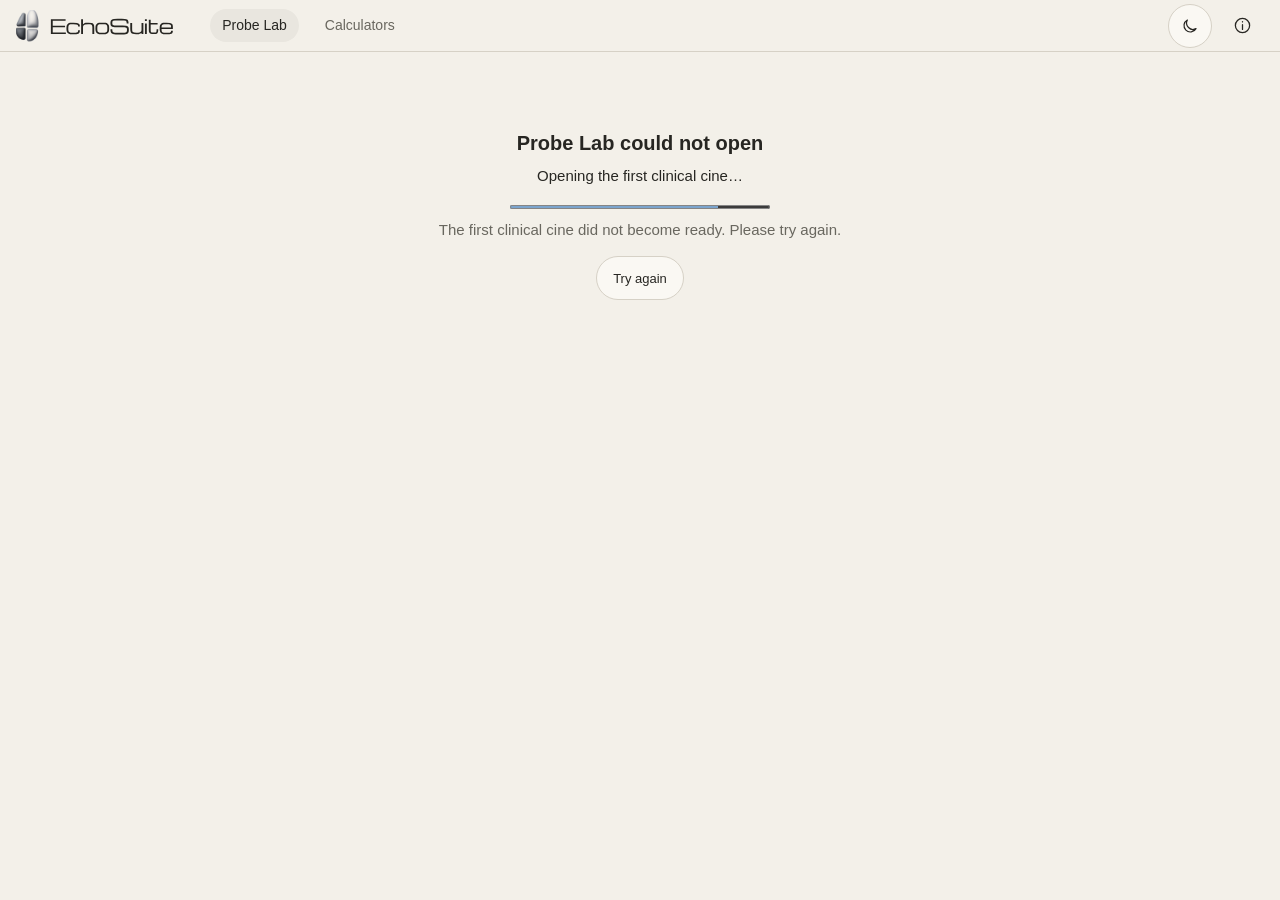
<file: index.html>
<!doctype html>
<html lang="en">
  <head>
    <script>if('DecompressionStream' in globalThis && 'WebAssembly' in globalThis){const source=new URL('./assets/anatomy.bin',document.baseURI);source.searchParams.set('__v',"01d19093a293713f080f");const begin=()=>{const link=document.createElement('link');link.rel='preload';link.as='fetch';link.crossOrigin='anonymous';link.href=new URL('./assets/anatomy.bin.mesh.gz?__v=01d19093a293713f080f',document.baseURI).href;document.head.append(link)};Promise.resolve().then(()=>caches.open('echosuite-assets-v2')).then(cache=>cache.match(source.href)).then(hit=>{if(!hit)begin()},begin)}</script>

  <link rel="icon" type="image/x-icon" sizes="16x16 32x32" href="./echosuite-favicon-v4.ico" />
  <link rel="icon" type="image/png" sizes="32x32" href="./echosuite-favicon-v4.png" />
    <meta charset="utf-8" />
    <meta name="viewport" content="width=device-width,initial-scale=1" />
    <meta name="theme-color" content="#f3f0e9" />
    <meta name="color-scheme" content="light dark" />
    <meta
      name="description"
      content="Explore EchoSuite's 3D probe lab in your browser."
    />
    <title>EchoSuite - Probe Lab</title>
    <script>
      let savedTheme;
      try { savedTheme = localStorage.getItem('echosuite.web.appearance'); } catch {}
      const initialTheme = savedTheme === 'light' || savedTheme === 'dark'
        ? savedTheme : matchMedia('(prefers-color-scheme: dark)').matches ? 'dark' : 'light';
      document.documentElement.dataset.theme = initialTheme;
      document.documentElement.style.colorScheme = initialTheme;
      document.querySelector('meta[name="theme-color"]').content = initialTheme === 'dark' ? '#1f1f26' : '#f3f0e9';
    </script>
    <link rel="canonical" href="https://echosuite.app/" />
    <meta property="og:type" content="website" />
    <meta property="og:site_name" content="EchoSuite" />
    <meta property="og:title" content="EchoSuite · Probe Lab" />
    <meta property="og:description" content="Explore EchoSuite's 3D probe lab in your browser." />
    <meta property="og:url" content="https://echosuite.app/" />
    <meta property="og:image" content="https://echosuite.app/assets/brand/probe-lab-share-v2.png" />
    <meta property="og:image:type" content="image/png" />
    <meta property="og:image:width" content="1200" />
    <meta property="og:image:height" content="630" />
    <meta property="og:image:alt" content="EchoSuite Probe Lab: 3D mannequin and probe beside the labeled parasternal long-axis clinical echo, with the EchoSuite logo." />
    <meta name="twitter:card" content="summary_large_image" />
    <meta name="twitter:title" content="EchoSuite · Probe Lab" />
    <meta name="twitter:description" content="Explore EchoSuite's 3D probe lab in your browser." />
    <meta name="twitter:image" content="https://echosuite.app/assets/brand/probe-lab-share-v2.png" />
    <meta name="twitter:image:alt" content="EchoSuite Probe Lab: 3D mannequin and probe beside the labeled parasternal long-axis clinical echo, with the EchoSuite logo." />
  <link rel="apple-touch-icon" sizes="180x180" href="./assets/brand/chambers-180-v2.png" />
  <link rel="manifest" href="./manifest.webmanifest" />
  <script type="module" crossorigin src="./assets/lab-C7NFkjEO.js"></script>
  <link rel="modulepreload" crossorigin href="./assets/register-cache-CsFe690y.js">
  <link rel="modulepreload" crossorigin href="./assets/cine-resources-C-vFoadl.js">
  <link rel="stylesheet" crossorigin href="./assets/register-cache-CzoCsr3s.css">
  <link rel="stylesheet" crossorigin href="./assets/lab-CZFsPJKo.css">
  <script async src="./assets/usage-analytics-1abdbefe.js"></script>
</head>
  <body>
    <a class="skip" href="#workspace">Skip to probe lab</a>
    <header class="site-header">
<a class="brand" href="./" aria-label="EchoSuite Probe Lab"><span class="chamber-mark" aria-hidden="true"><img src="[data-uri]" alt="" width="35" height="35" fetchpriority="high" decoding="sync" /></span><svg class="brand-wordmark" xmlns="http://www.w3.org/2000/svg" viewBox="0 0 12803.8 2912" width="125.037109" height="28.4375" aria-hidden="true" focusable="false"><path fill="currentColor" d="M192 2368V832H1700V992H384V1504H1645V1664H384V2208H1728V2368ZM2490.6 2390Q2297.6 2390 2162.6 2370.5Q2027.6 2351 1944.6 2290.5Q1861.6 2230 1823.6 2109.0Q1785.6 1988 1785.6 1786Q1785.6 1590 1823.6 1472.0Q1861.6 1354 1944.6 1294.0Q2027.6 1234 2162.6 1214.0Q2297.6 1194 2490.6 1194Q2721.6 1194 2871.1 1220.5Q3020.6 1247 3092.6 1329.0Q3164.6 1411 3164.6 1579H2980.6Q2980.6 1482 2940.6 1434.0Q2900.6 1386 2794.6 1370.0Q2688.6 1354 2490.6 1354Q2312.6 1354 2208.6 1369.0Q2104.6 1384 2055.6 1427.5Q2006.6 1471 1992.1 1557.0Q1977.6 1643 1977.6 1786Q1977.6 1934 1992.1 2023.0Q2006.6 2112 2055.6 2156.5Q2104.6 2201 2208.6 2215.5Q2312.6 2230 2490.6 2230Q2641.6 2230 2737.6 2221.5Q2833.6 2213 2886.6 2187.5Q2939.6 2162 2960.1 2113.5Q2980.6 2065 2980.6 1984H3164.6Q3164.6 2118 3124.6 2199.0Q3084.6 2280 3002.6 2321.0Q2920.6 2362 2793.1 2376.0Q2665.6 2390 2490.6 2390ZM3290.2 2368V832H3482.2V1369Q3525.2 1311 3588.7 1272.0Q3652.2 1233 3758.7 1213.5Q3865.2 1194 4038.2 1194Q4264.2 1194 4394.7 1238.0Q4525.2 1282 4580.2 1395.0Q4635.2 1508 4635.2 1715V2368H4442.2V1715Q4442.2 1597 4422.2 1525.0Q4402.2 1453 4353.7 1416.0Q4305.2 1379 4220.2 1366.5Q4135.2 1354 4004.2 1354Q3804.2 1354 3690.2 1387.0Q3576.2 1420 3529.2 1490.5Q3482.2 1561 3482.2 1674V2368ZM5459.799999999999 2390Q5266.799999999999 2390 5131.799999999999 2370.5Q4996.799999999999 2351 4913.799999999999 2290.5Q4830.799999999999 2230 4792.799999999999 2109.0Q4754.799999999999 1988 4754.799999999999 1786Q4754.799999999999 1590 4792.799999999999 1472.0Q4830.799999999999 1354 4913.799999999999 1294.0Q4996.799999999999 1234 5131.799999999999 1214.0Q5266.799999999999 1194 5459.799999999999 1194Q5653.799999999999 1194 5788.299999999999 1214.0Q5922.799999999999 1234 6005.799999999999 1294.0Q6088.799999999999 1354 6126.799999999999 1472.0Q6164.799999999999 1590 6164.799999999999 1786Q6164.799999999999 1988 6126.799999999999 2109.0Q6088.799999999999 2230 6005.799999999999 2290.5Q5922.799999999999 2351 5788.299999999999 2370.5Q5653.799999999999 2390 5459.799999999999 2390ZM5972.799999999999 1786Q5972.799999999999 1643 5958.299999999999 1557.0Q5943.799999999999 1471 5894.799999999999 1427.5Q5845.799999999999 1384 5742.299999999999 1369.0Q5638.799999999999 1354 5459.799999999999 1354Q5281.799999999999 1354 5177.799999999999 1369.0Q5073.799999999999 1384 5024.799999999999 1427.5Q4975.799999999999 1471 4961.299999999999 1557.0Q4946.799999999999 1643 4946.799999999999 1786Q4946.799999999999 1934 4961.299999999999 2023.0Q4975.799999999999 2112 5024.799999999999 2156.5Q5073.799999999999 2201 5177.799999999999 2215.5Q5281.799999999999 2230 5459.799999999999 2230Q5638.799999999999 2230 5742.299999999999 2215.5Q5845.799999999999 2201 5894.799999999999 2156.5Q5943.799999999999 2112 5958.299999999999 2023.0Q5972.799999999999 1934 5972.799999999999 1786ZM7985.4 1924Q7985.4 1835 7971.4 1784.0Q7957.4 1733 7908.4 1708.5Q7859.4 1684 7756.4 1676.5Q7653.4 1669 7474.4 1666L6918.4 1658Q6712.4 1655 6587.4 1633.0Q6462.4 1611 6398.4 1563.5Q6334.4 1516 6312.9 1436.0Q6291.4 1356 6291.4 1236Q6291.4 1105 6320.9 1020.0Q6350.4 935 6427.9 887.0Q6505.4 839 6647.4 819.5Q6789.4 800 7014.4 800H7442.4Q7646.4 800 7782.4 813.0Q7918.4 826 7998.4 873.0Q8078.4 920 8112.9 1019.0Q8147.4 1118 8147.4 1291H7955.4Q7955.4 1157 7929.9 1088.5Q7904.4 1020 7845.9 995.0Q7787.4 970 7688.4 968.0Q7589.4 966 7442.4 966H7024.4Q6845.4 966 6737.9 973.0Q6630.4 980 6575.4 1005.0Q6520.4 1030 6501.9 1085.0Q6483.4 1140 6483.4 1236Q6483.4 1317 6496.4 1366.0Q6509.4 1415 6554.9 1440.5Q6600.4 1466 6695.4 1475.5Q6790.4 1485 6954.4 1487L7550.4 1495Q7760.4 1498 7885.9 1519.5Q8011.4 1541 8073.9 1589.0Q8136.4 1637 8156.9 1718.5Q8177.4 1800 8177.4 1924Q8177.4 2059 8151.9 2150.5Q8126.4 2242 8053.4 2297.0Q7980.4 2352 7842.4 2376.0Q7704.4 2400 7479.4 2400H7011.4Q6806.4 2400 6667.4 2382.0Q6528.4 2364 6445.9 2309.5Q6363.4 2255 6327.4 2147.0Q6291.4 2039 6291.4 1859H6483.4Q6483.4 2000 6506.4 2077.0Q6529.4 2154 6586.9 2187.5Q6644.4 2221 6747.9 2227.5Q6851.4 2234 7011.4 2234H7469.4Q7648.4 2234 7752.4 2222.5Q7856.4 2211 7906.4 2178.5Q7956.4 2146 7970.9 2085.0Q7985.4 2024 7985.4 1924ZM8918.0 2390Q8692.0 2390 8562.0 2340.5Q8432.0 2291 8377.0 2174.5Q8322.0 2058 8322.0 1856V1216H8515.0V1856Q8515.0 1970 8533.5 2043.5Q8552.0 2117 8599.0 2157.5Q8646.0 2198 8731.5 2214.0Q8817.0 2230 8952.0 2230Q9152.0 2230 9266.0 2197.0Q9380.0 2164 9427.5 2093.5Q9475.0 2023 9475.0 1910V1216H9667.0V2368H9475.0V2215Q9433.0 2273 9369.0 2312.0Q9305.0 2351 9198.0 2370.5Q9091.0 2390 8918.0 2390ZM9824.6 2368V1280H10016.6V2368ZM9824.6 1024V832H10016.6V1024ZM10703.2 2368Q10527.2 2368 10421.2 2332.5Q10315.2 2297 10267.7 2206.5Q10220.2 2116 10220.2 1952V901H10412.2V1216H11121.2V1374H10412.2V1952Q10412.2 2064 10432.7 2119.0Q10453.2 2174 10515.7 2191.0Q10578.2 2208 10703.2 2208Q10814.2 2208 10877.7 2201.0Q10941.2 2194 10971.2 2163.5Q11001.2 2133 11009.2 2063.0Q11017.2 1993 11017.2 1866H11187.2Q11187.2 2032 11166.7 2132.0Q11146.2 2232 11093.7 2283.0Q11041.2 2334 10946.7 2351.0Q10852.2 2368 10703.2 2368ZM12683.800000000001 2026Q12683.800000000001 2155 12645.300000000001 2229.0Q12606.800000000001 2303 12527.800000000001 2337.0Q12448.800000000001 2371 12326.300000000001 2380.5Q12203.800000000001 2390 12034.800000000001 2390Q11841.800000000001 2390 11707.300000000001 2370.5Q11572.800000000001 2351 11490.300000000001 2290.5Q11407.800000000001 2230 11370.300000000001 2109.0Q11332.800000000001 1988 11332.800000000001 1786Q11332.800000000001 1590 11369.300000000001 1472.0Q11405.800000000001 1354 11487.800000000001 1294.0Q11569.800000000001 1234 11703.300000000001 1214.0Q11836.800000000001 1194 12029.800000000001 1194Q12250.800000000001 1194 12395.800000000001 1225.0Q12540.800000000001 1256 12612.300000000001 1343.0Q12683.800000000001 1430 12683.800000000001 1598V1845H11525.800000000001Q11526.800000000001 1973 11543.800000000001 2050.0Q11560.800000000001 2127 11611.800000000001 2166.0Q11662.800000000001 2205 11764.300000000001 2217.5Q11865.800000000001 2230 12034.800000000001 2230Q12186.800000000001 2230 12280.300000000001 2224.0Q12373.800000000001 2218 12422.300000000001 2197.5Q12470.800000000001 2177 12487.800000000001 2136.0Q12504.800000000001 2095 12504.800000000001 2026ZM12029.800000000001 1354Q11866.800000000001 1354 11767.300000000001 1366.0Q11667.800000000001 1378 11615.800000000001 1412.5Q11563.800000000001 1447 11545.300000000001 1515.0Q11526.800000000001 1583 11525.800000000001 1694H12499.800000000001V1598Q12499.800000000001 1526 12483.300000000001 1478.5Q12466.800000000001 1431 12418.800000000001 1403.5Q12370.800000000001 1376 12277.300000000001 1365.0Q12183.800000000001 1354 12029.800000000001 1354Z"/></svg></a>
<nav aria-label="Workspace"><a href="./" data-workspace-link="lab" aria-current="page">Probe Lab</a><a href="./calculators/" data-workspace-link="calculators">Calculators</a></nav>
<div class="header-actions">
        <button
          id="appearance-toggle"
          aria-label="Switch to dark mode"
          title="Switch to dark mode"
        >
          <svg
            class="sun"
            viewBox="0 0 24 24"
            width="18"
            height="18"
            aria-hidden="true"
          >
            <circle cx="12" cy="12" r="4" />
            <path
              d="M12 2v2m0 16v2M2 12h2m16 0h2M5 5l1.4 1.4m11.2 11.2L19 19M5 19l1.4-1.4M17.6 6.4 19 5"
            /></svg
          ><svg
            class="moon"
            viewBox="0 0 24 24"
            width="18"
            height="18"
            aria-hidden="true"
          >
            <path d="M20 15.5A8.5 8.5 0 0 1 8.5 4 8.5 8.5 0 1 0 20 15.5Z" />
          </svg></button
        ><button
          id="about-button"
          class="quiet"
          aria-label="About and sources"
          title="About & sources"
        >
          <svg viewBox="0 0 24 24" width="19" height="19" aria-hidden="true">
            <circle cx="12" cy="12" r="9" />
            <path d="M12 11v6m0-10v.5" />
          </svg>
        </button>
      </div>
</header>

    <main id="workspace">
      <div id="loading" role="status" data-step="0">
        <h2 id="loading-title">Opening Probe Lab…</h2>
        <p id="loading-detail">Loading the lab…</p>
        <progress id="loading-progress" max="5" value="0" aria-label="Probe Lab preparation"></progress>
        <p id="loading-note"></p>
        <button id="loading-resume" hidden>Open clinical cine</button>
        <button id="loading-retry" hidden>Try again</button>
      </div>
      <script>
        // Runs even if a cached module never arrives. Retry bypasses saved
        // anatomy/media reads once, without deleting settings or saved work.
        document.getElementById('loading-retry').onclick = () => {
          try { sessionStorage.setItem('echosuite.recoverStartup', '1'); } catch {}
          location.reload();
        };
        const openingWatch = setTimeout(() => {
          const loading = document.getElementById('loading');
          if (loading.hidden || loading.dataset.failed) return;
          document.getElementById('loading-note').textContent = 'Taking longer than expected. You can retry without saved files.';
          document.getElementById('loading-retry').hidden = false;
        }, 15000);
      </script>
      <div id="error" role="alert" hidden></div>
      <div class="lab" id="lab" hidden>
        <section class="stage" aria-label="3D anatomy and probe">
          <div class="stage-title">
            <div class="view-heading"><h1 id="view-title">Probe Lab</h1>

            </div>
          </div>
          <div class="stage-toolbar">
            <div class="stage-utilities">
              <button
                id="leave-practice"
                hidden
                aria-label="Close practice"
                title="Close practice"
              >
                ×
              </button>
              <button id="tour-button" hidden aria-label="Replay probe tour">
                Tour
              </button>
              <button
                id="layers-button"
                aria-expanded="false"
                aria-controls="layers-panel"
                aria-label="Layers"
                title="Anatomy layers"
              >
                <svg
                  viewBox="0 0 24 24"
                  width="20"
                  height="20"
                  aria-hidden="true"
                >
                  <path
                    d="m12 3 9 5-9 5-9-5 9-5Zm-9 9 9 5 9-5M3 16l9 5 9-5"
                    fill="none"
                    stroke="currentColor"
                    stroke-width="1.6"
                    stroke-linejoin="round"
                  />
                </svg>
              </button>
              <button
                id="camera-reset"
                aria-label="Recenter camera"
                title="Recenter camera"
              >
                <svg
                  viewBox="0 0 24 24"
                  width="20"
                  height="20"
                  aria-hidden="true"
                >
                  <path
                    d="M20 8a8 8 0 1 0 0 8M20 3v5h-5"
                    fill="none"
                    stroke="currentColor"
                    stroke-width="1.7"
                    stroke-linecap="round"
                    stroke-linejoin="round"
                  />
                </svg>
              </button>
            </div>
          </div>
          <section
            id="layers-panel"
            class="layers-popover"
            aria-label="Anatomy layers"
            hidden
          >
            <div class="layer-checks">
              <label
                ><input id="skin-visible" type="checkbox" checked /> Skin</label
              >
              <label><input id="bone" type="checkbox" checked /> Ribs</label>
              <label
                ><input id="vessels" type="checkbox" checked /> Vessels</label
              >
              <label><input id="liver" type="checkbox" checked /> Liver</label>
            </div>
            <div class="segmented" aria-label="Mannequin material">
              <button id="real" aria-pressed="true">Real</button
              ><button id="glass" aria-pressed="false">Glass</button>
            </div>
            <div id="real-opacity">
              <label for="skin"
                >Skin opacity <output id="skin-value">20%</output></label
              ><input id="skin" type="range" min="0" max="100" value="20" />
              <label for="bone-opacity"
                >Bone opacity <output id="bone-value">48%</output></label
              ><input
                id="bone-opacity"
                type="range"
                min="0"
                max="100"
                value="48"
              />
            </div>
            <label id="ghost-layer" hidden
              ><input id="ghost-toggle" type="checkbox" checked /> Target
              ghost</label
            >
            <label class="plane-toggle"
              ><input id="plane" type="checkbox" checked /> Scan plane</label
            >
          </section>
          <div
            id="scene"
            tabindex="0"
            aria-label="3D reference view. Drag or use arrow keys to orbit; plus and minus zoom. Enter Practice to move the probe."
          ></div>
          <div id="practice-entry" role="status" hidden></div>
          <p id="hunt-feedback" role="status" hidden></p>
          <div class="stage-bottom">
            <button id="practice" disabled>Practice</button>
              <button id="guide-ghost-toggle" hidden aria-label="Hide target ghost" aria-pressed="true" title="Hide target ghost and placement ring">
                <svg viewBox="0 0 24 24" width="19" height="19" aria-hidden="true"><path d="M2 12s3.5-7 10-7 10 7 10 7-3.5 7-10 7S2 12 2 12Z"/><circle cx="12" cy="12" r="3"/><path class="eye-slash" d="m3 3 18 18"/></svg><span id="ghost-toggle-label">Ghost on</span>
              </button>
          <button id="next-hunt" hidden aria-label="Hunt next view">Next <span aria-hidden="true">→</span></button>
            <span id="gesture-help"
              >Grip slides · dashes rotate · tail tilts · background
              orbits</span
            >
          </div>
          <button
            id="fullscreen-toggle"
            aria-label="Enter fullscreen"
            aria-pressed="false"
            title="Full screen"
          >
            <svg viewBox="0 0 24 24" width="18" height="18" aria-hidden="true">
              <path
                d="M9 3H3v6m12-6h6v6M3 15v6h6m12-6v6h-6"
                fill="none"
                stroke="currentColor"
                stroke-width="1.7"
                stroke-linecap="round"
              />
            </svg>
          </button>
        </section>
        <aside class="scan-column">
          <section class="monitor" aria-label="Echo monitor">
            <div class="monitor-top">
              <p id="view-guide" class="view-guide"><strong id="guide-headline"></strong><span id="guide-detail"></span></p>
              <div class="monitor-actions">
                <span id="depth-readout"></span>
                <button
                  id="labels-toggle"
                  aria-pressed="false"
                  aria-label="Show anatomy labels"
                >
                  <svg
                    viewBox="0 0 24 24"
                    width="19"
                    height="19"
                    aria-hidden="true"
                  >
                    <path
                      class="tag-body"
                      d="M3 4h8l10 10-7 7L3 10Z"
                      stroke="currentColor"
                      stroke-width="1.7"
                      stroke-linejoin="round"
                    />
                    <circle class="tag-hole" cx="7.5" cy="8" r="1.4" />
                  </svg>
                </button>
                <button
                  id="cine-info"
                  aria-expanded="false"
                  aria-label="Cine source information"
                  title="Cine source information"
                >
                  ⓘ
                </button>
                <button
                  id="sim-recenter"
                  hidden
                  aria-label="Recenter Sim"
                  title="Restore this view’s probe pose and imaging depth"
                >
                  ↺</button
                ><button id="sim-pause" class="quiet" hidden>Pause Sim</button>
              </div>
            </div>
            <div id="sim-image" hidden>
              <div id="sim-loading" role="status" hidden><span id="sim-loading-text">Preparing Sim…</span><button id="sim-retry" hidden>Retry</button></div>
              <canvas
                id="slice"
                width="600"
                height="520"
                role="img"
                aria-label="Simulated echo from the native anatomy and B-mode renderer"
              ></canvas
              ><svg
                id="sim-labels"
                role="img"
                aria-label="Structure labels for the current probe plane"
              ></svg>
            </div>
            <div id="cine" hidden></div>
            <div class="phone-depth" id="phone-depth-control" hidden>
              <label for="phone-depth">DEPTH</label>
              <output id="phone-depth-value">18</output>
              <input id="phone-depth" type="range" min="8" max="30" step="0.01" value="18" aria-label="Imaging depth" aria-orientation="vertical" aria-describedby="phone-depth-hint" />
              <span id="phone-depth-hint" class="depth-hint" hidden></span>
              <span>cm</span>
            </div>
          </section>
          <section
            class="controls"
            id="controls"
            aria-label="Probe controls"
            hidden
          >
            <div>
              <label for="rotation"
                >Rotation <output id="rotation-value">0°</output></label
              ><input
                id="rotation"
                type="range"
                min="-180"
                max="180"
                value="0"
              />
            </div>
            <div>
              <label for="fan">Fan <output id="fan-value">0°</output></label
              ><input id="fan" type="range" min="-30" max="30" value="0" />
            </div>
            <div>
              <label for="rock">Rock <output id="rock-value">0°</output></label
              ><input id="rock" type="range" min="-30" max="30" value="0" />
            </div>
            <div>
              <label for="depth">Depth <output id="depth-value"></output></label
              ><input
                id="depth"
                aria-describedby="depth-hint"
                type="range"
                min="8"
                max="30"
                step="0.01"
                value="18"
              />
              <small id="depth-hint" class="depth-hint" hidden></small>
            </div>
          </section>
          <nav id="views" class="views" aria-label="Standard echo views"></nav>
        </aside>
      </div>

      <footer>
        <span>One probe. Every perspective.</span
        ><span id="pose-status" aria-live="polite"
          >15 reviewed view presets</span
        >
      </footer>
    </main>
    <dialog id="about">
      <button id="close-about" class="dialog-close" aria-label="Close about">
        ×
      </button>
      <p class="eyebrow">ECHOSUITE ON THE WEB</p>
      <h2>The probe lab, in your browser.</h2>
      <p><strong>Mohammed Kamareddine, MD</strong><br>
        Feedback: <a href="https://x.com/m__kamareddine" target="_blank" rel="noopener">@m__kamareddine</a>
        · <a href="mailto:mohammed@echosuite.fyi">mohammed@echosuite.fyi</a>
      </p>
      <button type="button" data-open-credits>Figure & video credits</button>
<h3>Appearance</h3>
      <div class="segmented" aria-label="Appearance">
        <button id="theme-system" aria-pressed="true">System</button
        ><button id="theme-light" aria-pressed="false">Light</button
        ><button id="theme-dark" aria-pressed="false">Dark</button>
      </div>
      <h3>Sources & licences</h3>
      <p>View guides retain the app’s acquisition wording: Mitchell C, Rahko PS,
        Blauwet LA, et al. Guidelines for Performing a Comprehensive Transthoracic
        Echocardiographic Examination in Adults. J Am Soc Echocardiogr.
        2019;32(1):1–64. PMID 30282592.</p>
      <p>
        Anatomy: Skin, heart, vessels and liver:
        <a
          href="https://humanatlas.io/3d-reference-library"
          target="_blank"
          rel="noopener"
          >HuBMAP Human Reference Atlas</a
        >, Visible Human male (<a
          href="https://creativecommons.org/licenses/by/4.0/"
          target="_blank"
          rel="noopener"
          >CC BY 4.0</a
        >). Bone:
        <a href="https://lifesciencedb.jp/bp3d/" target="_blank" rel="noopener"
          >BodyParts3D</a
        >, © The Database Center for Life Science (<a
          href="https://creativecommons.org/licenses/by-sa/2.1/jp/deed.en"
          target="_blank"
          rel="noopener"
          >CC BY-SA 2.1 Japan</a
        >). EchoSuite’s registered meshes are converted to browser buffers
        without changing topology. The bone derivative retains CC BY-SA 2.1
        Japan.
        <a href="./assets/anatomy.json" target="_blank" rel="noopener"
          >Asset provenance</a
        >.
      </p>
      <p>
        Michroma by Vernon Adams, SIL Open Font License. Rendering uses Three.js
        (MIT).
        <a href="./assets/Michroma-OFL.txt" target="_blank" rel="noopener"
          >Font licence</a
        >
        ·
        <a href="./assets/THREE-LICENSE.txt" target="_blank" rel="noopener"
          >Three.js licence</a
        >
      </p>
      <p class="small">
        EchoSuite is an educational product, not a diagnostic medical device.
      </p>
    </dialog>
  </body>
</html>
</file>
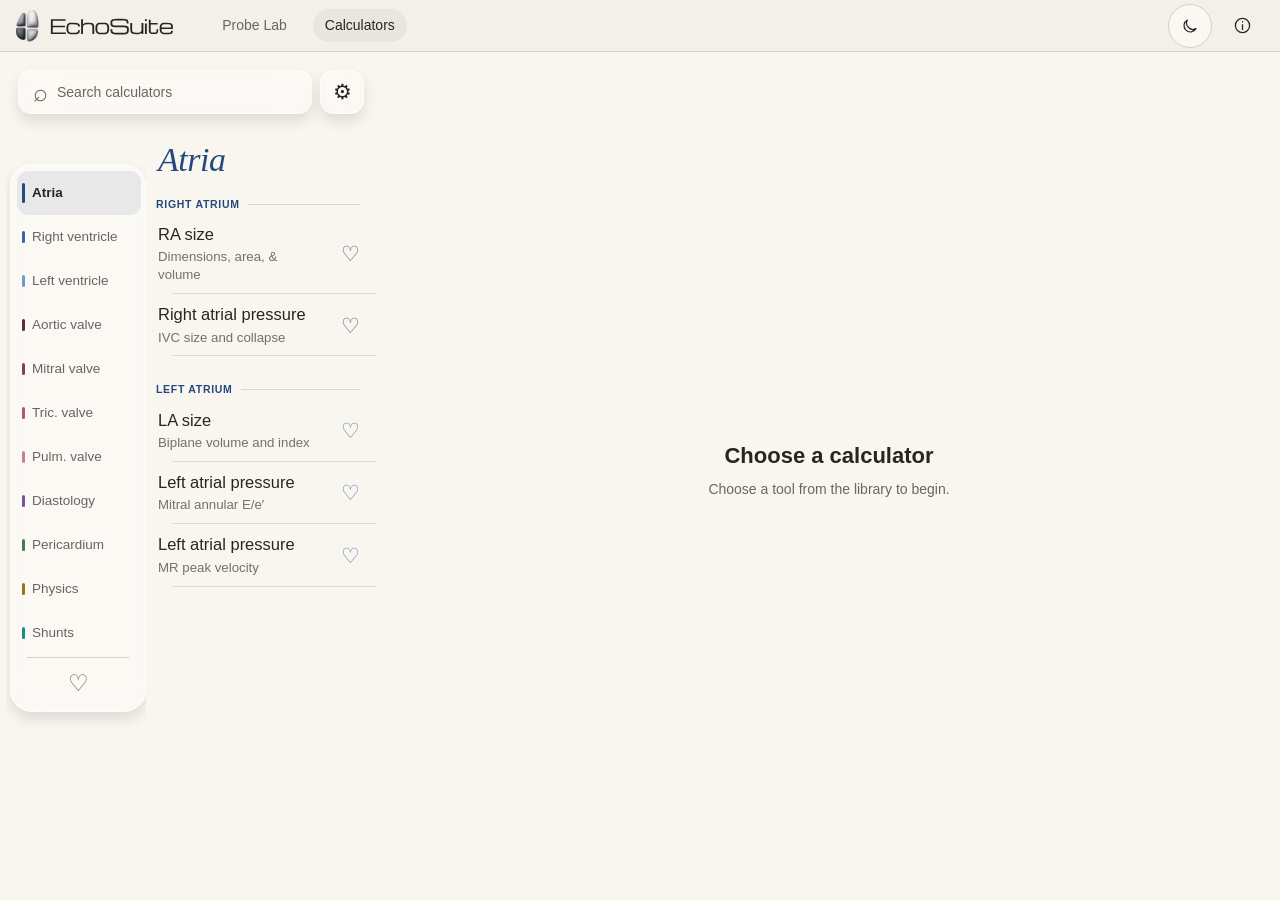
<file: calculators/index.html>
<!doctype html>
<html lang="en">
<head>
  <link rel="icon" type="image/x-icon" sizes="16x16 32x32" href="../echosuite-favicon-v4.ico" />
  <link rel="icon" type="image/png" sizes="32x32" href="../echosuite-favicon-v4.png" />
  <meta charset="UTF-8" />
  <meta name="viewport" content="width=device-width, initial-scale=1, viewport-fit=cover" />
  <meta name="theme-color" content="#f3f0e9" />
    <meta name="color-scheme" content="light dark" />
  <meta name="description" content="EchoSuite calculators with measurement guidance, explicit units, and native-source clinical references." />
  <title>EchoSuite - Calculators</title>
  <script>
      let savedTheme;
      try { savedTheme = localStorage.getItem('echosuite.web.appearance'); } catch {}
      const initialTheme = savedTheme === 'light' || savedTheme === 'dark'
        ? savedTheme : matchMedia('(prefers-color-scheme: dark)').matches ? 'dark' : 'light';
      document.documentElement.dataset.theme = initialTheme;
      document.documentElement.style.colorScheme = initialTheme;
      document.querySelector('meta[name="theme-color"]').content = initialTheme === 'dark' ? '#1f1f26' : '#f3f0e9';
    </script>
  <link rel="apple-touch-icon" sizes="180x180" href="../assets/brand/chambers-180-v2.png" />
  <link rel="manifest" href="../manifest.webmanifest" />
  <script type="module" crossorigin src="../assets/calculators-CTev1UAb.js"></script>
  <link rel="modulepreload" crossorigin href="../assets/register-cache-CsFe690y.js">
  <link rel="stylesheet" crossorigin href="../assets/register-cache-CzoCsr3s.css">
  <link rel="stylesheet" crossorigin href="../assets/calculators-C6L8RDpj.css">
  <script async src="../assets/usage-analytics-1abdbefe.js"></script>
</head>
<body data-detail="false">
  <a class="skip" href="#calculator">Skip to calculator</a>
  <header class="site-header">
<a class="brand" href="../" aria-label="EchoSuite Probe Lab"><span class="chamber-mark" aria-hidden="true"><img src="[data-uri]" alt="" width="35" height="35" fetchpriority="high" decoding="sync" /></span><svg class="brand-wordmark" xmlns="http://www.w3.org/2000/svg" viewBox="0 0 12803.8 2912" width="125.037109" height="28.4375" aria-hidden="true" focusable="false"><path fill="currentColor" d="M192 2368V832H1700V992H384V1504H1645V1664H384V2208H1728V2368ZM2490.6 2390Q2297.6 2390 2162.6 2370.5Q2027.6 2351 1944.6 2290.5Q1861.6 2230 1823.6 2109.0Q1785.6 1988 1785.6 1786Q1785.6 1590 1823.6 1472.0Q1861.6 1354 1944.6 1294.0Q2027.6 1234 2162.6 1214.0Q2297.6 1194 2490.6 1194Q2721.6 1194 2871.1 1220.5Q3020.6 1247 3092.6 1329.0Q3164.6 1411 3164.6 1579H2980.6Q2980.6 1482 2940.6 1434.0Q2900.6 1386 2794.6 1370.0Q2688.6 1354 2490.6 1354Q2312.6 1354 2208.6 1369.0Q2104.6 1384 2055.6 1427.5Q2006.6 1471 1992.1 1557.0Q1977.6 1643 1977.6 1786Q1977.6 1934 1992.1 2023.0Q2006.6 2112 2055.6 2156.5Q2104.6 2201 2208.6 2215.5Q2312.6 2230 2490.6 2230Q2641.6 2230 2737.6 2221.5Q2833.6 2213 2886.6 2187.5Q2939.6 2162 2960.1 2113.5Q2980.6 2065 2980.6 1984H3164.6Q3164.6 2118 3124.6 2199.0Q3084.6 2280 3002.6 2321.0Q2920.6 2362 2793.1 2376.0Q2665.6 2390 2490.6 2390ZM3290.2 2368V832H3482.2V1369Q3525.2 1311 3588.7 1272.0Q3652.2 1233 3758.7 1213.5Q3865.2 1194 4038.2 1194Q4264.2 1194 4394.7 1238.0Q4525.2 1282 4580.2 1395.0Q4635.2 1508 4635.2 1715V2368H4442.2V1715Q4442.2 1597 4422.2 1525.0Q4402.2 1453 4353.7 1416.0Q4305.2 1379 4220.2 1366.5Q4135.2 1354 4004.2 1354Q3804.2 1354 3690.2 1387.0Q3576.2 1420 3529.2 1490.5Q3482.2 1561 3482.2 1674V2368ZM5459.799999999999 2390Q5266.799999999999 2390 5131.799999999999 2370.5Q4996.799999999999 2351 4913.799999999999 2290.5Q4830.799999999999 2230 4792.799999999999 2109.0Q4754.799999999999 1988 4754.799999999999 1786Q4754.799999999999 1590 4792.799999999999 1472.0Q4830.799999999999 1354 4913.799999999999 1294.0Q4996.799999999999 1234 5131.799999999999 1214.0Q5266.799999999999 1194 5459.799999999999 1194Q5653.799999999999 1194 5788.299999999999 1214.0Q5922.799999999999 1234 6005.799999999999 1294.0Q6088.799999999999 1354 6126.799999999999 1472.0Q6164.799999999999 1590 6164.799999999999 1786Q6164.799999999999 1988 6126.799999999999 2109.0Q6088.799999999999 2230 6005.799999999999 2290.5Q5922.799999999999 2351 5788.299999999999 2370.5Q5653.799999999999 2390 5459.799999999999 2390ZM5972.799999999999 1786Q5972.799999999999 1643 5958.299999999999 1557.0Q5943.799999999999 1471 5894.799999999999 1427.5Q5845.799999999999 1384 5742.299999999999 1369.0Q5638.799999999999 1354 5459.799999999999 1354Q5281.799999999999 1354 5177.799999999999 1369.0Q5073.799999999999 1384 5024.799999999999 1427.5Q4975.799999999999 1471 4961.299999999999 1557.0Q4946.799999999999 1643 4946.799999999999 1786Q4946.799999999999 1934 4961.299999999999 2023.0Q4975.799999999999 2112 5024.799999999999 2156.5Q5073.799999999999 2201 5177.799999999999 2215.5Q5281.799999999999 2230 5459.799999999999 2230Q5638.799999999999 2230 5742.299999999999 2215.5Q5845.799999999999 2201 5894.799999999999 2156.5Q5943.799999999999 2112 5958.299999999999 2023.0Q5972.799999999999 1934 5972.799999999999 1786ZM7985.4 1924Q7985.4 1835 7971.4 1784.0Q7957.4 1733 7908.4 1708.5Q7859.4 1684 7756.4 1676.5Q7653.4 1669 7474.4 1666L6918.4 1658Q6712.4 1655 6587.4 1633.0Q6462.4 1611 6398.4 1563.5Q6334.4 1516 6312.9 1436.0Q6291.4 1356 6291.4 1236Q6291.4 1105 6320.9 1020.0Q6350.4 935 6427.9 887.0Q6505.4 839 6647.4 819.5Q6789.4 800 7014.4 800H7442.4Q7646.4 800 7782.4 813.0Q7918.4 826 7998.4 873.0Q8078.4 920 8112.9 1019.0Q8147.4 1118 8147.4 1291H7955.4Q7955.4 1157 7929.9 1088.5Q7904.4 1020 7845.9 995.0Q7787.4 970 7688.4 968.0Q7589.4 966 7442.4 966H7024.4Q6845.4 966 6737.9 973.0Q6630.4 980 6575.4 1005.0Q6520.4 1030 6501.9 1085.0Q6483.4 1140 6483.4 1236Q6483.4 1317 6496.4 1366.0Q6509.4 1415 6554.9 1440.5Q6600.4 1466 6695.4 1475.5Q6790.4 1485 6954.4 1487L7550.4 1495Q7760.4 1498 7885.9 1519.5Q8011.4 1541 8073.9 1589.0Q8136.4 1637 8156.9 1718.5Q8177.4 1800 8177.4 1924Q8177.4 2059 8151.9 2150.5Q8126.4 2242 8053.4 2297.0Q7980.4 2352 7842.4 2376.0Q7704.4 2400 7479.4 2400H7011.4Q6806.4 2400 6667.4 2382.0Q6528.4 2364 6445.9 2309.5Q6363.4 2255 6327.4 2147.0Q6291.4 2039 6291.4 1859H6483.4Q6483.4 2000 6506.4 2077.0Q6529.4 2154 6586.9 2187.5Q6644.4 2221 6747.9 2227.5Q6851.4 2234 7011.4 2234H7469.4Q7648.4 2234 7752.4 2222.5Q7856.4 2211 7906.4 2178.5Q7956.4 2146 7970.9 2085.0Q7985.4 2024 7985.4 1924ZM8918.0 2390Q8692.0 2390 8562.0 2340.5Q8432.0 2291 8377.0 2174.5Q8322.0 2058 8322.0 1856V1216H8515.0V1856Q8515.0 1970 8533.5 2043.5Q8552.0 2117 8599.0 2157.5Q8646.0 2198 8731.5 2214.0Q8817.0 2230 8952.0 2230Q9152.0 2230 9266.0 2197.0Q9380.0 2164 9427.5 2093.5Q9475.0 2023 9475.0 1910V1216H9667.0V2368H9475.0V2215Q9433.0 2273 9369.0 2312.0Q9305.0 2351 9198.0 2370.5Q9091.0 2390 8918.0 2390ZM9824.6 2368V1280H10016.6V2368ZM9824.6 1024V832H10016.6V1024ZM10703.2 2368Q10527.2 2368 10421.2 2332.5Q10315.2 2297 10267.7 2206.5Q10220.2 2116 10220.2 1952V901H10412.2V1216H11121.2V1374H10412.2V1952Q10412.2 2064 10432.7 2119.0Q10453.2 2174 10515.7 2191.0Q10578.2 2208 10703.2 2208Q10814.2 2208 10877.7 2201.0Q10941.2 2194 10971.2 2163.5Q11001.2 2133 11009.2 2063.0Q11017.2 1993 11017.2 1866H11187.2Q11187.2 2032 11166.7 2132.0Q11146.2 2232 11093.7 2283.0Q11041.2 2334 10946.7 2351.0Q10852.2 2368 10703.2 2368ZM12683.800000000001 2026Q12683.800000000001 2155 12645.300000000001 2229.0Q12606.800000000001 2303 12527.800000000001 2337.0Q12448.800000000001 2371 12326.300000000001 2380.5Q12203.800000000001 2390 12034.800000000001 2390Q11841.800000000001 2390 11707.300000000001 2370.5Q11572.800000000001 2351 11490.300000000001 2290.5Q11407.800000000001 2230 11370.300000000001 2109.0Q11332.800000000001 1988 11332.800000000001 1786Q11332.800000000001 1590 11369.300000000001 1472.0Q11405.800000000001 1354 11487.800000000001 1294.0Q11569.800000000001 1234 11703.300000000001 1214.0Q11836.800000000001 1194 12029.800000000001 1194Q12250.800000000001 1194 12395.800000000001 1225.0Q12540.800000000001 1256 12612.300000000001 1343.0Q12683.800000000001 1430 12683.800000000001 1598V1845H11525.800000000001Q11526.800000000001 1973 11543.800000000001 2050.0Q11560.800000000001 2127 11611.800000000001 2166.0Q11662.800000000001 2205 11764.300000000001 2217.5Q11865.800000000001 2230 12034.800000000001 2230Q12186.800000000001 2230 12280.300000000001 2224.0Q12373.800000000001 2218 12422.300000000001 2197.5Q12470.800000000001 2177 12487.800000000001 2136.0Q12504.800000000001 2095 12504.800000000001 2026ZM12029.800000000001 1354Q11866.800000000001 1354 11767.300000000001 1366.0Q11667.800000000001 1378 11615.800000000001 1412.5Q11563.800000000001 1447 11545.300000000001 1515.0Q11526.800000000001 1583 11525.800000000001 1694H12499.800000000001V1598Q12499.800000000001 1526 12483.300000000001 1478.5Q12466.800000000001 1431 12418.800000000001 1403.5Q12370.800000000001 1376 12277.300000000001 1365.0Q12183.800000000001 1354 12029.800000000001 1354Z"/></svg></a>
<nav aria-label="Workspace"><a href="../" data-workspace-link="lab">Probe Lab</a><a href="./" data-workspace-link="calculators" aria-current="page">Calculators</a></nav>
<div class="header-actions">
        <button
          id="appearance-toggle"
          aria-label="Switch to dark mode"
          title="Switch to dark mode"
        >
          <svg
            class="sun"
            viewBox="0 0 24 24"
            width="18"
            height="18"
            aria-hidden="true"
          >
            <circle cx="12" cy="12" r="4" />
            <path
              d="M12 2v2m0 16v2M2 12h2m16 0h2M5 5l1.4 1.4m11.2 11.2L19 19M5 19l1.4-1.4M17.6 6.4 19 5"
            /></svg
          ><svg
            class="moon"
            viewBox="0 0 24 24"
            width="18"
            height="18"
            aria-hidden="true"
          >
            <path d="M20 15.5A8.5 8.5 0 0 1 8.5 4 8.5 8.5 0 1 0 20 15.5Z" />
          </svg></button
        ><button
          id="about-button"
          class="quiet"
          aria-label="About and sources"
          title="About & sources"
        >
          <svg viewBox="0 0 24 24" width="19" height="19" aria-hidden="true">
            <circle cx="12" cy="12" r="9" />
            <path d="M12 11v6m0-10v.5" />
          </svg>
        </button>
      </div>
</header>

  <main class="calculator-workspace">
    <aside class="library" aria-label="Calculator library">
      <h1 class="sr-only">Calculators</h1>
      <div class="library-toolbar"><button id="open-search" class="search-launch" aria-label="Search calculators"><span aria-hidden="true">⌕</span> Search calculators</button><button id="open-settings" class="icon" aria-label="Calculator settings" title="Settings">⚙</button></div>
      <div id="miller" class="miller">
        <div class="rail-viewport"><nav id="folder-rail" class="folder-rail" aria-label="Calculator categories"></nav></div>
        <div id="chapter" class="chapter"><button id="categories-return" class="quiet categories-return">⌃ Categories</button><div id="calculator-list" class="calculator-list"></div></div>
      </div>
      <section id="search-view" class="search-view" aria-label="Search calculator library" hidden>
        <div class="search-toolbar"><button id="close-search" class="quiet">‹ Categories</button><label class="search"><span class="sr-only">Search all calculators</span><input id="search" type="search" placeholder="Search calculators…" autocomplete="off" /></label></div>
        <div id="search-results" class="search-results"></div>
      </section>
    </aside>
    <div id="choose-calculator" class="choose-calculator"><h2>Choose a calculator</h2><p>Choose a tool from the library to begin.</p></div>
    <section id="calculator" class="calculator" hidden aria-label="Selected calculator" tabindex="-1">
      <div class="calculator-title"><button id="calculator-back" class="quiet calculator-back" aria-label="Back to calculator library">‹ Back</button><div><p id="category" class="eyebrow"></p><h2 id="title"></h2></div><button id="reference-shortcut" class="icon" aria-label="Reference" title="Reference">▤</button><button id="favorite" class="icon" aria-label="Add to favorites" aria-pressed="false">♡</button></div>
      <div id="detail-scroll" class="detail-scroll">
        <div id="detail-flow" class="detail-flow">
          <section id="measurement-card" class="measurement-card" aria-labelledby="measurements-title">
            <div class="measurement-heading"><div><h3 id="measurements-title">Measurements</h3><p id="measurement-progress">Enter your measurements below</p></div><button id="clear" class="quiet">Clear</button></div>
            <form id="fields" novalidate></form>
            <button id="worked-example" class="worked-example">Try a worked example</button>
            <p id="entry-feedback" class="entry-feedback" aria-live="polite"></p>
          </section>
          <section id="result-card" class="result-card" aria-label="Calculated result" hidden><div id="results" aria-live="polite" aria-atomic="true"></div></section>
          <section id="formula-card" class="formula-card" aria-labelledby="formula-title"><h3 id="formula-title">Formula</h3><div id="formula"></div><p id="formula-source"></p></section>
          <section id="teaching" class="teaching-section"><div class="teaching-heading"><button id="teaching-toggle" aria-expanded="false" aria-controls="teaching-content"><span id="teaching-chevron" aria-hidden="true">›</span> How it works</button><button id="teaching-pin" class="icon" aria-label="Keep teaching expanded" aria-pressed="false" title="Keep teaching expanded"><svg viewBox="0 0 24 24" width="20" height="20" fill="none" stroke="currentColor" stroke-width="1.6" aria-hidden="true"><path d="M8 3h8l-1 7 4 4v2H5v-2l4-4-1-7ZM12 16v6"/></svg></button></div><div id="teaching-content" hidden><div id="figure"></div><div id="acquisition"></div></div></section>
          <section id="reference-section" class="reference-section" aria-labelledby="reference-title"><h3 id="reference-title">Reference</h3><div id="reference"></div></section>
        </div>
      </div>
    </section>
  </main>
  <dialog id="measurement-help" class="measurement-help"><div class="section-heading"><h2 id="help-title"></h2><button id="close-help" class="quiet">Done</button></div><p id="help-mode"></p><ol id="help-steps"></ol></dialog>
  <dialog id="calculator-settings" class="calculator-settings"><div class="section-heading"><h2>Appearance</h2><button id="close-settings" class="quiet">Done</button></div><div class="choices" role="group" aria-label="Appearance"><button data-appearance="system">System</button><button data-appearance="light">Light</button><button data-appearance="dark">Dark</button></div></dialog>
</body>
</html>
</file>
<file: assets/register-cache-CzoCsr3s.css>
@view-transition{navigation:auto}.brand{view-transition-name:echosuite-brand}::view-transition-group(echosuite-brand),::view-transition-old(echosuite-brand),::view-transition-new(echosuite-brand),::view-transition-old(root),::view-transition-new(root){animation:none}.brand{display:inline-flex;align-items:center;flex:none;gap:10px;font:400 20px/1.2 sans-serif;letter-spacing:-1px;color:#272622;text-decoration:none;white-space:nowrap}[data-theme=dark] .brand{color:#ededf0}.chamber-mark{position:relative;display:block;width:23.15px;height:32px;overflow:hidden;flex:none}.chamber-mark img{position:absolute;width:34.7826px;height:34.7826px;max-width:none;left:-5.8163px;top:-1.3913px}body>header.site-header{height:52px;padding:5px 16px;gap:36px;background:#f3f0e9;border-bottom:1px solid #d6d1c6}[data-theme=dark] body>header.site-header{background:#1f1f26;border-bottom-color:#45454d}body>header.site-header nav{display:flex;align-items:center;gap:14px;font-size:14px;white-space:nowrap}body>header.site-header nav a{padding:8px 12px;border-radius:20px;background:transparent;text-decoration:none;color:#69675f}body>header.site-header nav a[aria-current]{background:#e9e6df;color:#272622}[data-theme=dark] body>header.site-header nav a{color:#b4b4bd}[data-theme=dark] body>header.site-header nav a[aria-current]{background:#3a3a42;color:#ededf0}@media(max-width:680px){.brand{font-size:16px;gap:7px}body>header.site-header{padding:5px 12px;gap:8px}body>header.site-header nav{gap:3px;font-size:10px}body>header.site-header nav a{padding:8px 4px}}.brand-wordmark{display:block;width:125.037109px;height:28.4375px;flex:none;overflow:visible}@media(max-width:680px){.brand-wordmark{width:100.029687px;height:22.75px}}body>header.site-header{display:flex;align-items:center;flex:none;width:100%;max-width:none;margin:0;height:52px;min-height:52px;padding:4px 16px;gap:36px;font:400 14px/1.2 Inter,-apple-system,BlinkMacSystemFont,Segoe UI,sans-serif;view-transition-name:echosuite-header}body>header.site-header .header-actions{margin-left:auto;display:flex;align-items:center;flex:none;gap:8px}body>header.site-header .header-actions button{display:grid;place-items:center;width:44px;min-width:44px;height:44px;min-height:44px;padding:0;border:1px solid #d6d1c6;border-radius:50%;background:#faf8f3;color:#272622;font:inherit;cursor:pointer}body>header.site-header .header-actions #about-button{border-color:transparent;background:transparent}body>header.site-header .header-actions svg{fill:none;stroke:currentColor;stroke-width:1.6;stroke-linecap:round;stroke-linejoin:round}body>header.site-header #appearance-toggle .sun{display:none}body>header.site-header #appearance-toggle .moon{display:block}[data-theme=dark] body>header.site-header #appearance-toggle .moon{display:none}[data-theme=dark] body>header.site-header #appearance-toggle .sun{display:block}[data-theme=dark] body>header.site-header .header-actions button{background:#2d2d35;border-color:#45454d;color:#ededf0}[data-theme=dark] body>header.site-header .header-actions #about-button{background:transparent;border-color:transparent}body>header.site-header .header-actions button:hover{background:#e9e6df}[data-theme=dark] body>header.site-header .header-actions button:hover{background:#3a3a42}::view-transition-group(echosuite-header),::view-transition-old(echosuite-header),::view-transition-new(echosuite-header){animation:none}@media(max-width:680px){body>header.site-header{padding:4px 8px;gap:8px}body>header.site-header .header-actions{gap:0}body>header.site-header nav{gap:3px;font-size:10px}body>header.site-header nav a{padding:8px 4px}}#site-info-open{flex:none;width:44px;min-width:44px;min-height:44px;padding:0;border:0;background:transparent;color:var(--muted);font:22px system-ui;cursor:pointer;border-radius:50%}.site-info{width:min(660px,calc(100vw - 24px));max-height:calc(100dvh - 24px);padding:16px;border:1px solid var(--rule);border-radius:20px;background:var(--paper);color:var(--ink);font:14px/1.5 system-ui;overscroll-behavior:contain}.site-info::backdrop{background:#0009;-webkit-backdrop-filter:blur(5px);backdrop-filter:blur(5px)}.site-info-heading{position:sticky;top:-16px;display:flex;align-items:center;justify-content:space-between;gap:12px;background:var(--paper);padding:8px 0;z-index:3}.site-info h2{font-size:20px;margin:0}.site-info h3{font-size:18px;margin:10px 0}.site-info p{margin:8px 0}.site-info a{color:var(--ink);text-underline-offset:3px;overflow-wrap:anywhere}.site-info-contact{display:flex;gap:8px 18px;flex-wrap:wrap}.site-info-contact a{min-height:44px;align-content:center}.site-info summary{cursor:pointer;min-height:44px;align-content:center;font-weight:600}.site-info section{border-top:1px solid var(--rule);padding:10px 0}.site-info h4{margin:0;font-size:14px}.site-info section p{font-size:12px;color:var(--muted)}.site-info section a{margin-right:14px}.site-info button{min-height:44px;padding:6px 12px;border:1px solid var(--rule);border-radius:12px;background:var(--card);color:var(--ink)}.analytics-privacy{margin-top:16px;border-top:1px solid var(--rule,#ffffff26);padding-top:8px}.analytics-privacy summary{min-height:44px;align-content:center;cursor:pointer;font-weight:600}.analytics-privacy label{display:flex;align-items:center;gap:8px;min-height:44px;margin-top:10px}.analytics-privacy input{flex:none;width:18px;height:18px}.analytics-privacy p{font-size:13px;line-height:1.5}
</file>
<file: assets/lab-CZFsPJKo.css>
*{box-sizing:border-box}:root{font-family:Inter,-apple-system,BlinkMacSystemFont,Segoe UI,sans-serif;color:#272622;background:#f3f0e9;font-synthesis:none;color-scheme:light;--rule: #d6d1c6;--muted: #69675f;--paper: #faf8f3;--ink: #272622}body{margin:0}button,a,input{-webkit-tap-highlight-color:transparent}button{font:inherit;font-size:13px;color:inherit;cursor:pointer;border:1px solid var(--rule);border-radius:24px;background:var(--paper);min-height:42px;padding:9px 18px;transition:background .15s}button:hover{background:#e6e1d7}button:disabled{opacity:.4;cursor:wait}button:focus-visible,a:focus-visible,input:focus-visible,#scene:focus-visible{outline:3px solid #287a95;outline-offset:4px}a{color:inherit}header{max-width:1600px;margin:auto;padding:25px 40px;display:flex;align-items:center;gap:36px;border-bottom:1px solid var(--rule)}.room{font-size:14px;display:flex;gap:12px;align-items:center}.beta{font-size:10px;letter-spacing:.06em;text-transform:uppercase;border:1px solid #ccc5b8;padding:5px 7px;border-radius:4px;color:var(--muted)}header>.quiet{margin-left:auto}.quiet{border:none;background:transparent;padding:8px 12px}main{max-width:1600px;margin:auto;padding:30px 40px 14px}.heading{display:flex;justify-content:space-between;align-items:center;gap:16px;margin-bottom:24px}.eyebrow{font-size:10px;letter-spacing:.16em;color:var(--muted);font-weight:650;margin:0 0 9px}h1{font-family:Georgia,serif;font-weight:400;font-size:32px;letter-spacing:-.7px;margin:0;line-height:1.15}h2{font-size:15px;font-weight:550;margin:0 0 20px}.heading button span{margin-left:16px;font-size:19px}.lab{display:grid;grid-template-columns:minmax(0,1.8fr) minmax(300px,1fr);gap:20px}.lab[hidden],.controls[hidden]{display:none}.stage{height:520px;position:relative;background:radial-gradient(ellipse at 50% 44%,#fffefb,#e8e3da 75%);border:1px solid #d8d2c6;border-radius:20px;overflow:hidden}.stage-toolbar{position:absolute;top:16px;left:16px;right:16px;display:flex;justify-content:space-between;gap:8px;z-index:2;pointer-events:none}.segmented{display:flex;background:#f8f6f0de;border:1px solid #d9d3c7;border-radius:24px;padding:3px;pointer-events:auto}.segmented button{border:0;background:transparent;min-height:34px;padding:7px 14px;font-size:12px}.segmented button[aria-pressed=true]{background:#2d2c29;color:#fff}#scene{width:100%;height:100%;touch-action:none}#scene canvas{display:block;width:100%;height:100%}.stage-bottom{position:absolute;bottom:10px;left:20px;right:10px;display:flex;justify-content:space-between;align-items:center;gap:10px;pointer-events:none;font-size:11px;color:#69675f}.stage-bottom button{pointer-events:auto;font-size:11px}.scan-column{display:flex;flex-direction:column;gap:16px}.monitor{background:#090a0b;color:#f3f3f1;border-radius:20px;padding:20px 18px 15px;min-height:330px;flex:1;display:flex;flex-direction:column}.monitor-top,.monitor-bottom{display:flex;align-items:center;justify-content:space-between;font-size:11px;gap:8px}.monitor-top{letter-spacing:.01em}.monitor-top #depth-readout{color:#929796;font-variant-numeric:tabular-nums}.monitor-bottom{font-size:10px;color:#9b9f9e}.monitor-bottom i{display:inline-block;background:#b6d0b5;width:5px;height:5px;border-radius:50%;margin-right:5px}#slice{width:100%;height:245px;object-fit:contain;display:block;margin:10px auto;flex:1;min-height:0}.layer-panel{padding:18px 20px;background:#eae6dc;border:1px solid #d9d3c7;border-radius:18px}.layer-panel h2{margin-bottom:15px;font-size:13px}.range-label,.controls label{display:flex;justify-content:space-between;font-size:12px;gap:12px}.range-label output,.controls output{font-variant-numeric:tabular-nums;color:var(--muted)}input[type=range]{width:100%;height:28px;accent-color:#383a36;cursor:pointer;margin:3px 0}.checks{display:flex;flex-wrap:wrap;gap:5px 14px;font-size:11px;margin-top:5px}.checks label{min-height:30px;display:flex;align-items:center;gap:5px;cursor:pointer}.checks input{accent-color:#444b43;width:15px;height:15px}.controls{display:grid;grid-template-columns:repeat(4,minmax(0,1fr));gap:30px;border-bottom:1px solid var(--rule);padding:22px 2px 18px}.views{display:grid;grid-template-columns:1.6fr 1fr .85fr .45fr;gap:24px;margin:22px 0}.view-group h2{font:italic 16px Georgia,serif;margin:0 0 11px;color:#777266}.view-buttons{display:flex;gap:5px;flex-wrap:wrap}.view-buttons button{font-size:11px;padding:10px 11px;min-height:40px;border-radius:7px;background:transparent}.view-buttons button[aria-pressed=true]{background:#343632;color:#fff;border-color:#343632}.view-buttons button:hover{background:#e1dccf}.view-buttons button[aria-pressed=true]:hover{background:#343632}footer{margin-top:20px;border-top:1px solid var(--rule);padding:16px 0 0;display:flex;justify-content:space-between;gap:14px;font-size:10px;color:var(--muted)}footer>span:first-child{font-family:Georgia,serif;font-size:13px;font-style:italic}dialog{border:1px solid #c9c1b3;background:var(--paper);color:var(--ink);border-radius:18px;max-width:580px;width:calc(100% - 32px);padding:38px;max-height:85vh;overflow:auto;box-shadow:0 20px 90px #0004}dialog::backdrop{background:#18171377;-webkit-backdrop-filter:blur(5px);backdrop-filter:blur(5px)}dialog h2{font:29px Georgia,serif;margin-top:14px}dialog p{font-size:14px;line-height:1.65}dialog h3{font-size:15px;margin-top:25px}.dialog-close{float:right;font-size:22px;min-width:42px;padding:0}.small{font-size:11px!important;color:var(--muted)}.skip{position:absolute;left:10px;top:-80px;z-index:5;background:#fff;padding:12px}.skip:focus{top:10px}#loading,#error{padding:70px 20px;text-align:center;font-size:15px}#error{color:#9a3a2d}@media(min-width:1500px){.stage{height:580px}}@media(max-width:1000px){header{padding:20px 24px;gap:22px}main{padding:25px 24px}.lab{grid-template-columns:minmax(0,1.35fr) minmax(270px,1fr);gap:14px}.stage{height:480px}.stage-toolbar{left:10px;right:10px;top:10px}.segmented button{padding:7px 10px}.views{grid-template-columns:1.5fr 1fr;gap:18px}h1{font-size:27px}.controls{gap:20px}}@media(max-width:680px){header{padding:17px 18px;gap:10px;flex-wrap:wrap}.room{font-size:12px;margin-left:auto}.beta{font-size:8px;padding:4px}header>.quiet{margin:0 0 0 auto;font-size:11px;min-height:30px;padding:0}main{padding:24px 16px 18px}.heading{margin-bottom:18px;align-items:flex-start}h1{font-size:26px;max-width:260px}.heading button{font-size:11px;padding:7px 12px;min-width:100px}.heading button span{margin-left:5px}.eyebrow{font-size:8px}.lab{grid-template-columns:1fr}.stage{height:390px;border-radius:16px}.scan-column{display:grid;grid-template-columns:1fr;gap:12px}.monitor{min-height:280px;padding:16px}#slice{height:240px;flex:initial}.stage-bottom{left:14px}.controls{grid-template-columns:1fr 1fr;gap:12px 24px;padding-top:20px}.views{grid-template-columns:1fr 1fr;gap:20px 12px}.view-buttons button{padding:10px;min-height:44px}.checks{justify-content:space-between}.layer-panel{padding:15px 18px}.layer-panel h2{margin-bottom:12px}footer{align-items:center;font-size:9px;line-height:1.5}#pose-status{max-width:160px;text-align:right}dialog{padding:26px}.stage-toolbar{gap:4px}.segmented button{font-size:11px;padding:7px 10px}}:root[data-theme=dark]{color:#ededf0;background:#1f1f26;color-scheme:dark;--paper: #2f2f35;--rule: #45454d;--muted: #b4b4bd;--ink: #ededf0}:root[data-theme=dark] .stage{background:radial-gradient(ellipse,#77796d,#373b34 80%);border-color:#505246}:root[data-theme=dark] .layer-panel{background:#2f2f35;border-color:#45454d}:root[data-theme=dark] .segmented{background:#2f2f35e8;border-color:#66666f}:root[data-theme=dark] .segmented button[aria-pressed=true]{background:#ededf0;color:#202027}:root[data-theme=dark] .stage-bottom{color:#ededf0}:root[data-theme=dark] .view-group h2{color:#b4b4bd}:root[data-theme=dark] .view-buttons button[aria-pressed=true]{background:#ededf0;color:#202027}:root[data-theme=dark] .view-buttons button:hover,:root[data-theme=dark] button:hover{background:#414149}:root[data-theme=dark] .view-buttons button[aria-pressed=true]:hover{background:#ededf0}:root[data-theme=dark] .monitor{border:1px solid #45454d}:root[data-theme=dark] .skip{color:#222}@media(prefers-reduced-motion:reduce){*{transition:none!important;scroll-behavior:auto!important}}.monitor .segmented{background:#202426;border-color:#3a3d3f}.monitor .segmented button{color:#aeb9bc}.monitor .segmented button[aria-pressed=true]{background:#414a4d;color:#fff}.monitor .quiet{color:#b9c4c7}#cine{min-height:280px;flex:1;margin:10px 0}#cine .native-cine-screen{min-height:215px}#views{display:block;padding:0;background:transparent}#scene canvas{touch-action:none}#slice[hidden],#cine[hidden]{display:none}.monitor{height:400px;min-height:400px;flex:none;box-sizing:border-box}#cine{min-height:0;height:286px}#cine .native-cine-screen{min-height:0}#cine .native-cine-source[open]{position:absolute;z-index:3;background:#14191d;left:12px;right:12px;bottom:28px;padding-top:10px;border-radius:8px}.native-cine{position:relative}#slice{flex:1;height:245px}.stage-utilities{display:flex;gap:6px;pointer-events:auto}.stage-utilities button{min-height:44px;padding:8px 13px;border-radius:28px;background:#f8f6f0b8;-webkit-backdrop-filter:blur(20px) saturate(1.5);backdrop-filter:blur(20px) saturate(1.5);box-shadow:inset 0 1px #ffffffad}.layers-popover{position:absolute;top:70px;right:16px;width:260px;max-width:calc(100% - 32px);max-height:calc(100% - 85px);overflow:auto;z-index:5;border:1px solid #ffffff80;border-radius:18px;padding:10px;box-sizing:border-box;background:#f4f2ebe0;-webkit-backdrop-filter:blur(22px) saturate(1.35);backdrop-filter:blur(22px) saturate(1.35);box-shadow:0 12px 32px #242e3026}.layers-popover[hidden],#real-opacity[hidden]{display:none}.layer-checks{display:grid;grid-template-columns:1fr 1fr;margin-bottom:7px}.layer-checks label,.plane-toggle{display:flex;align-items:center;gap:8px;min-height:44px;font-size:13px;cursor:pointer}.layers-popover input[type=checkbox]{width:18px;height:18px;accent-color:#327c88}.layers-popover .segmented{margin-bottom:12px}.layers-popover .segmented button{flex:1;min-height:44px}#real-opacity label{display:flex;align-items:center;justify-content:space-between;font-size:11px;margin:8px 0 3px}#real-opacity input{width:100%}#real-opacity output{font-variant-numeric:tabular-nums}.plane-toggle{border-top:1px solid #5552;margin-top:8px}.scan-column{justify-content:center}:root[data-theme=dark] .layers-popover{background:#252d33dc;color:#e1e7e9;border-color:#ffffff25}:root[data-theme=dark] .stage-utilities button{background:#20282db8;color:#eee}.scene-expanded .lab{grid-template-columns:1fr}.scene-expanded .stage{height:min(75vh,850px)}.scene-expanded .scan-column{max-width:600px;width:100%;justify-self:center}@media(max-width:680px){.stage-utilities{gap:3px}.stage-utilities button{font-size:11px;padding:8px 9px}.stage-toolbar{left:10px;right:10px}.stage-toolbar .segmented button{padding:7px 9px;font-size:11px}.layers-popover{right:10px}}.stage,:root[data-theme=dark] .stage{background:radial-gradient(ellipse at 50% 100%,#1f2127,#16181c 52%,#090a0c);border-color:#30333b;color:#eef0f3}.stage-bottom,:root[data-theme=dark] .stage-bottom{color:#c0c6d0}.stage-utilities button,.stage-toolbar .segmented,:root[data-theme=dark] .stage-utilities button{background:#20262bdc;color:#edf1f5;border-color:#ffffff30;box-shadow:inset 0 1px #fff2}.stage-toolbar .segmented button[aria-pressed=true]{background:#e1e7eb;color:#20242a}.workspace-actions{display:flex;align-items:center;gap:6px;flex-wrap:wrap;justify-content:flex-end}#practice{background:#303a3f;color:#fff;border-color:#303a3f}[hidden]{display:none!important}.scan-column{justify-content:flex-start;height:520px;gap:12px}.controls{grid-template-columns:1fr 1fr;gap:6px 20px;padding:12px 14px;border:1px solid var(--rule);border-radius:16px;flex:1;align-content:center}.controls label{font-size:11px}.controls input{height:24px;margin:0}.monitor{height:400px;min-height:0;flex:1}#sim-image{position:relative;flex:1;min-height:0;margin:10px 0}#sim-loading{position:absolute;inset:0;z-index:4;display:flex;flex-direction:column;align-items:center;justify-content:center;gap:12px;color:#bdc7cd;background:#080909;font-size:13px}#sim-loading[hidden]{display:none}#slice{position:absolute;inset:0;width:100%;height:100%;object-fit:contain;margin:0}#sim-labels{position:absolute;inset:0;width:100%;height:100%;pointer-events:none;overflow:visible}#sim-labels g{filter:drop-shadow(0 0 2px #000)}#sim-labels text{fill:#f7f7f7;font-family:-apple-system,BlinkMacSystemFont,sans-serif;font-weight:600;text-anchor:middle;dominant-baseline:central}#sim-labels path{fill:none;stroke:#eee;stroke-width:1;stroke-linecap:round}.sim-actions{display:flex;align-items:center;gap:2px}.sim-actions button{font-size:11px;padding:7px 9px;min-height:36px}#labels-toggle{background:transparent;border-color:#ffffff30;color:#adb7bc}#labels-toggle[aria-pressed=true]{background:#34464b;color:#fff}@media(min-width:1500px){.scan-column{height:580px}}@media(min-width:681px)and (max-width:1000px){.scan-column{height:480px}}@media(max-width:680px){.scan-column{display:flex;height:480px;gap:10px}.monitor{padding:12px}.workspace-actions{max-width:150px}.heading .workspace-actions button{min-width:auto}}.scene-expanded .scan-column{height:520px}.scan-column .controls{flex:none;height:108px}.scan-column .monitor{height:auto}.stage .layers-popover{background:#252d33ed;color:#e1e7e9;border-color:#ffffff25}.stage .layers-popover .segmented{background:#1d252ae8;border-color:#657079}.stage .layers-popover .segmented button[aria-pressed=true]{background:#e1e7eb;color:#20242a}.stage-utilities{margin-left:auto}.monitor-actions{display:flex;gap:6px;align-items:center}.monitor-actions button{font-size:11px;min-height:36px;padding:6px 9px;border-color:#ffffff30;background:#20292c;color:#dbe4e7}.monitor-actions #cine-info{font-size:18px;width:36px;padding:0;border-radius:50%}.monitor-actions #sim-pause{font-size:10px}.monitor-top{flex-wrap:wrap}#cine{height:auto;flex:1;margin-bottom:0}#cine .native-cine-source{position:absolute;inset:5px 0 auto;z-index:4;padding:16px;background:#1d252bf5;border:1px solid #ffffff25;border-radius:12px;max-height:90%;overflow:auto;font-size:11px}.native-cine-source .native-cine-credit{margin:10px 0}.cine-labels{position:absolute;pointer-events:none}.cine-labels text{fill:#fff;font-family:-apple-system,BlinkMacSystemFont,sans-serif;font-weight:700;text-anchor:middle;dominant-baseline:central}.cine-labels g{filter:drop-shadow(0 0 2px black)}.cine-labels path{stroke:#fff;stroke-width:.8;fill:none;stroke-linecap:round}.native-cine-screen>button{position:absolute;bottom:12px;background:#26343b}.stage-bottom #practice{pointer-events:auto;min-height:52px;padding:12px 24px;border-radius:28px;color:#fff;background:#242d38b8;border:1px solid #ffffff30;-webkit-backdrop-filter:blur(20px) saturate(1.5);backdrop-filter:blur(20px) saturate(1.5);box-shadow:inset 0 1px #ffffff35;font-size:14px}.stage-bottom{min-height:52px}.stage-bottom #camera-reset{margin-left:auto}.tutorial-card{position:absolute;left:14px;bottom:76px;z-index:8;width:280px;max-width:calc(100% - 28px);padding:10px 16px;background:#f7f4ed;color:#242424;border:1px solid #fff9;border-radius:22px;box-shadow:0 8px 28px #0006}.tutorial-card h2{font:600 20px Georgia,serif;margin:4px 0 8px;outline:none}.tutorial-card p{font-size:13px;line-height:1.45;margin:0;min-height:0}.tutorial-header,.tutorial-buttons{display:flex;justify-content:space-between;align-items:center;gap:8px}.tutorial-header span{font-size:12px;font-variant-numeric:tabular-nums;color:#666}.tutorial-card button{color:#222;background:transparent;border:0;min-height:44px}.tutorial-buttons .tutorial-next{background:#17191b;color:#fff;min-width:76px}.tutorial-buttons{margin-top:6px}.tutorial-header .tutorial-skip{min-height:28px;padding:4px 10px}.tutorial-marker{position:absolute;inset:0;width:100%;height:100%;z-index:6;pointer-events:none}.tutorial-marker path{stroke:#fff;stroke-width:2;fill:none;stroke-linecap:round;stroke-linejoin:round;filter:drop-shadow(0 1px 2px black)}.tutorial-highlight{outline:2px solid #ffd379!important;outline-offset:6px;box-shadow:0 0 16px #ffc65385}@media(max-width:680px){.tutorial-card{position:fixed;left:12px;right:12px;bottom:12px;width:auto;max-width:none}.tutorial-card p{min-height:0}}.monitor-actions #sim-recenter{font-size:18px;min-width:36px;padding:4px}.monitor-actions #sim-pause{font-size:15px;min-width:30px;padding:4px}.stage>.tutorial-card{position:absolute;inset:auto auto 76px 14px;width:270px;max-width:calc(100% - 28px);display:block;padding:8px 14px}.stage>.tutorial-card h2{font-size:18px;margin:2px 0 4px}.stage>.tutorial-card p{min-height:0;font-size:12px}.stage>.tutorial-card .tutorial-header{height:28px}@media(max-width:680px){.stage.tutorial-active{height:560px}.stage>.tutorial-card{left:14px!important;top:auto!important;bottom:12px!important;width:calc(100% - 28px)}.stage>.tutorial-card p{min-height:0}.stage.tutorial-active .stage-bottom{display:none}}.lab{align-items:stretch}.lab .stage{height:auto;min-height:640px}.lab .scan-column{height:auto;gap:12px;min-width:0}.lab .scan-column .monitor{height:400px;flex:none}.lab .scan-column .controls{height:108px}.lab #views{margin:0;min-width:0}.lab .native-picker{padding:10px 12px;border-radius:18px}.lab .native-picker-families{gap:2px}.lab .native-picker-families button{padding:6px 4px;min-width:0;font-size:10px;letter-spacing:.03em}.lab .native-picker-views{gap:4px;min-height:92px}.lab .native-picker-view{padding:7px 4px;min-width:0;flex:0 1 82px}.lab .native-picker-view img{width:52px;height:40px}.lab .native-picker-caption{min-height:36px;margin:7px 0 0;font-size:10px;line-height:1.5}#practice-entry,#hunt-feedback{position:absolute;bottom:70px;left:50%;transform:translate(-50%);width:max-content;max-width:calc(100% - 32px);padding:9px 14px;margin:0;border-radius:22px;background:#17232de8;border:1px solid #ffffff30;color:#e6edf2;pointer-events:none;text-align:center;font-size:12px}#practice-entry[data-ready=true]{background:#66efa8;color:#0a1a14}#hunt-feedback[data-aligned=true]{color:#e5fff0;background:linear-gradient(125deg,#174934f5,#103326f5);border-color:#6ce8aa9c;font-weight:600;box-shadow:0 6px 28px #062b2280,0 0 22px #6ce8aa24}.monitor{position:relative}.acquisition-cover{position:absolute;z-index:4;pointer-events:none;object-fit:contain;background:#000;border-radius:4px}.lab[data-acquisition=acquired] .stage{animation:acquired-stage 1.6s ease-out both}.lab[data-acquisition=acquired] .monitor{animation:acquired-monitor 1.8s ease-out both}.lab[data-acquisition=acquired] #hunt-feedback{animation:acquired-badge .65s cubic-bezier(.16,1,.3,1) both}.lab[data-acquisition=acquired] #next-hunt{border-color:#6ce8aa8c;box-shadow:0 0 22px #6ce8aa20}@keyframes acquired-stage{0%{box-shadow:inset 0 0 0 1px #6ce8aa00}28%{box-shadow:inset 0 0 0 2px #78efb6,inset 0 0 70px #52e89c3d,0 0 25px #52e89c20}to{box-shadow:inset 0 0 0 1px #78efb655,inset 0 0 28px #52e89c0d}}@keyframes acquired-monitor{0%{box-shadow:inset 0 0 0 1px #6ce8aa00}25%{box-shadow:inset 0 0 0 2px #78efb6,0 0 28px #52e89c40}to{box-shadow:inset 0 0 0 1px #78efb655}}@keyframes acquired-badge{0%{opacity:0;transform:translate(-50%,9px) scale(.94)}to{opacity:1;transform:translate(-50%) scale(1)}}@media(prefers-reduced-motion:reduce){.lab[data-acquisition=acquired] .stage,.lab[data-acquisition=acquired] .monitor,.lab[data-acquisition=acquired] #hunt-feedback{animation:none}.lab[data-acquisition=acquired] .stage,.lab[data-acquisition=acquired] .monitor{box-shadow:inset 0 0 0 1px #78efb655}}@media(min-width:1500px){.lab .scan-column .monitor{height:460px}}@media(max-width:680px){.lab .stage{height:480px;min-height:0}.lab .stage.tutorial-active{height:560px}.lab .scan-column .monitor{height:380px}.lab .native-picker-families button{font-size:10px}}.stage-utilities #leave-practice{font-size:22px;line-height:1;width:40px;min-width:40px;padding:4px;order:3}main{padding-top:20px}.lab{position:relative}.stage-title{position:absolute;top:19px;left:20px;right:100px;z-index:1;pointer-events:none;color:#f0f3f5;text-shadow:0 1px 7px #000}.stage-title .eyebrow{font-size:9px;color:#c1cbd3;margin:0 0 5px}.stage-title h1{font-size:clamp(18px,1.8vw,26px);line-height:1.2;margin:0}.is-practicing .stage-title{top:78px;right:20px}#fullscreen-toggle{position:absolute;right:12px;bottom:10px;z-index:3;width:36px;height:36px;min-height:36px;display:grid;place-items:center;padding:0;border:1px solid #ffffff25;border-radius:50%;background:#263440;color:#dce8ee}.lab .native-picker{padding-bottom:42px}.focus-lab body>header,.focus-lab main>footer{display:none}.focus-lab main{max-width:none;padding:12px;margin:0}.focus-lab .lab{min-height:calc(100dvh - 24px)}.focus-lab .lab .stage{min-height:0}@media(min-width:681px){.focus-lab .lab{height:calc(100dvh - 24px);min-height:640px}.focus-lab .lab .scan-column .monitor{height:auto;flex:1;min-height:220px}}@media(max-width:680px){.stage-title{left:14px;top:16px}.stage-title h1{font-size:18px}.is-practicing .stage-title{top:70px}.focus-lab main{padding:8px}.focus-lab .lab{min-height:calc(100dvh - 16px)}}.stage-utilities #layers-button,.stage-utilities #camera-reset{display:grid;place-items:center;width:40px;min-width:40px;padding:0}.stage>#fullscreen-toggle{bottom:16px;right:16px;width:42px;height:42px;background:#242d38b8;-webkit-backdrop-filter:blur(20px);backdrop-filter:blur(20px)}.stage-bottom{right:70px}.lab .native-picker{padding-bottom:12px}.stage-title{right:130px}#labels-toggle{display:grid;place-items:center;width:36px;min-width:36px;padding:0}#labels-toggle .tag-body{fill:none}#labels-toggle .tag-hole,#labels-toggle[aria-pressed=true] .tag-body{fill:currentColor}#labels-toggle[aria-pressed=true] .tag-hole{fill:#34464b}@media(max-width:680px){.stage-toolbar{flex-wrap:wrap}.stage-utilities{gap:4px}.stage-utilities #layers-button,.stage-utilities #camera-reset,.stage-utilities #leave-practice{width:34px;min-width:34px}.stage-toolbar .segmented button{padding:6px 8px}.is-practicing .stage-title{right:14px}}.header-actions{margin-left:auto;display:flex;align-items:center;gap:8px}.header-actions button{display:grid;place-items:center;width:38px;min-height:38px;padding:0}.header-actions svg{fill:none;stroke:currentColor;stroke-width:1.6;stroke-linecap:round;stroke-linejoin:round}#appearance-toggle .sun{display:none}:root[data-theme=dark] #appearance-toggle .moon{display:none}:root[data-theme=dark] #appearance-toggle .sun{display:block}.lab .native-picker{background:var(--paper);color:var(--ink);border:1px solid var(--rule);box-shadow:inset 0 1px #ffffff16}.lab .native-picker-families button,.lab .native-picker-view{color:var(--muted);background:transparent}.lab .native-picker-families button[aria-pressed=true]{color:var(--ink);background:#88888816}.lab .native-picker-view[aria-pressed=true]{color:var(--ink);background:#88888812;border-color:var(--rule)}.lab .native-picker-caption{color:var(--muted)}:root[data-theme=light] .native-picker-view img{filter:invert(1);mix-blend-mode:multiply}:root[data-theme=dark] .native-picker-view img{mix-blend-mode:screen}.stage .layers-popover{background:linear-gradient(145deg,#ffffff16,#ffffff04),#25292d99;border:1px solid #ffffff35;border-radius:24px;backdrop-filter:blur(32px) saturate(1.6);-webkit-backdrop-filter:blur(32px) saturate(1.6);box-shadow:inset 0 1px 1px #ffffff25,inset 0 -1px 1px #0003,0 14px 44px #0005;color:#f0f3f4}.stage .layers-popover .segmented{background:#ffffff09;border-color:#ffffff25;box-shadow:inset 0 1px 2px #0002}.stage .layers-popover .segmented button[aria-pressed=true]{background:linear-gradient(#f3f6f8ed,#cfd7dde0);color:#20262a;box-shadow:0 2px 8px #0003,inset 0 1px #fff8}.layers-popover input[type=checkbox]{appearance:none;position:relative;width:18px;height:18px;flex:none;background:#ffffff12;border:1px solid #ffffff55;border-radius:6px;display:inline-grid;place-items:center;margin:0}.layers-popover input[type=checkbox]:checked{background:#e0e7eb;border-color:#f0f5f7}.layers-popover input[type=checkbox]:checked:after{content:"";width:8px;height:5px;border-left:2px solid #283039;border-bottom:2px solid #283039;transform:translateY(-1px) rotate(-45deg)}.layers-popover #ghost-layer{display:flex;gap:8px;align-items:center;min-height:44px;font-size:13px}input[type=range]{appearance:none;-webkit-appearance:none;background:transparent;cursor:pointer}input[type=range]::-webkit-slider-runnable-track{height:4px;background:var(--rule);border-radius:4px}input[type=range]::-webkit-slider-thumb{appearance:none;-webkit-appearance:none;width:14px;height:14px;margin-top:-5px;border-radius:50%;background:var(--ink);border:1px solid var(--paper);box-shadow:0 1px 3px #0002}input[type=range]::-moz-range-track{height:4px;background:var(--rule);border-radius:4px}input[type=range]::-moz-range-thumb{width:13px;height:13px;border-radius:50%;background:var(--ink);border:1px solid var(--paper)}.layers-popover input[type=range]::-webkit-slider-runnable-track{background:#ffffff30}.layers-popover input[type=range]::-webkit-slider-thumb{background:#e0e7eb;border-color:#ffffffa0}.layers-popover input[type=range]::-moz-range-track{background:#ffffff30}.layers-popover input[type=range]::-moz-range-thumb{background:#e0e7eb;border-color:#ffffffa0}@supports not ((backdrop-filter: blur(1px)) or (-webkit-backdrop-filter: blur(1px))){.stage .layers-popover{background:#292f35f5}}@media(max-width:680px){header{gap:10px}.header-actions{gap:3px}.header-actions button{width:32px;min-height:36px}.room{gap:6px}.beta{font-size:8px}}@media(min-width:681px){.lab .scan-column{align-self:stretch}.lab .scan-column .monitor{flex:1 1 400px;min-height:300px}.lab .scan-column #views{flex:none}.lab .stage,.lab .monitor,.lab .native-picker{border-radius:20px}}#next-hunt{position:absolute;bottom:18px;left:18px;z-index:12;padding:11px 18px;border-radius:24px;color:#f4f7fa;background:#30383dd9;border:1px solid #ffffff40;-webkit-backdrop-filter:blur(20px);backdrop-filter:blur(20px)}.stage:has(#next-hunt:not([hidden])) #gesture-help{visibility:hidden}@media(max-width:680px){.room .beta{display:none}}.monitor-top{justify-content:flex-end}@media(max-width:680px){.is-practicing .stage-title{top:116px}}@media(max-width:680px){header{height:56px;padding:8px 12px;flex-wrap:nowrap;gap:8px}.room{font-size:10px;margin-left:0}.header-actions{gap:0}main,.focus-lab main{padding:8px;height:calc(100dvh - 56px)}main>footer{display:none}.lab,.focus-lab .lab{display:grid;grid-template-columns:minmax(0,1fr);grid-template-rows:minmax(0,1.35fr) minmax(0,1fr) auto;gap:8px;height:100%;min-height:0}.lab .stage,.lab .stage.tutorial-active{height:auto;min-height:0;border-radius:18px}.lab .scan-column{display:contents}.lab .scan-column .monitor{height:auto;min-height:0;padding:8px;border-radius:18px}.lab .scan-column .controls{display:none}.monitor-top{min-height:32px;margin-bottom:4px}.monitor-actions{gap:4px}.monitor-actions button{width:32px;min-width:32px;min-height:32px;height:32px}.lab .native-picker{padding:5px 8px;border-radius:18px}.lab .native-picker-families button{min-height:30px;padding:3px}.lab .native-picker-views{min-height:60px}.lab .native-picker-view{padding:3px;border-radius:12px}.lab .native-picker-view img{height:30px;width:42px}.lab .native-picker-view span{font-size:11px}.lab .native-picker-caption{min-height:26px;margin-top:3px;font-size:10px;line-height:13px}.stage-toolbar{top:8px}.stage-title{top:12px;left:12px}.stage-title h1{font-size:16px}.stage-title .eyebrow{font-size:8px;margin-bottom:4px}.is-practicing .stage-title{top:58px}.stage-bottom{left:12px;bottom:10px}.stage-bottom #practice{min-height:38px;padding:8px 16px}.stage>#fullscreen-toggle{bottom:10px;right:10px;width:36px;height:36px;min-height:36px}#gesture-help{display:none}#hunt-feedback,#practice-entry{bottom:12px;max-width:calc(100% - 110px);font-size:11px;padding:7px 10px}#next-hunt{bottom:10px;left:10px;min-height:36px;padding:8px 12px}.stage:has(#next-hunt:not([hidden])) #hunt-feedback{bottom:53px}.stage .layers-popover{top:58px;max-height:calc(100% - 68px);overflow:auto}.stage>.tutorial-card{padding:6px 10px;bottom:8px!important;border-radius:16px}.stage>.tutorial-card .tutorial-header{height:24px}.stage>.tutorial-card h2{font-size:15px;margin:0 0 3px}.stage>.tutorial-card p{min-height:0;font-size:11px;line-height:1.3}.tutorial-card button{min-height:30px;padding:4px 10px;font-size:11px}.stage.tutorial-active #hunt-feedback,.stage.tutorial-active #fullscreen-toggle{visibility:hidden}.focus-lab main{height:100dvh}#sim-image{touch-action:none}}@media(min-width:681px)and (max-width:960px)and (max-height:500px){header,main>footer{display:none}main,.focus-lab main{height:100dvh;padding:8px}.lab,.focus-lab .lab{height:100%;min-height:0;grid-template-columns:1.2fr 1fr}.lab .stage,.lab .scan-column{min-height:0}.lab .scan-column .monitor{min-height:0;flex:1 1 0;padding:8px}.lab .scan-column .controls{display:none}.lab .native-picker{padding:5px 8px}.lab .native-picker-views{min-height:60px}.lab .native-picker-view img{height:30px}.lab .native-picker-caption{min-height:26px}}.phone-depth{display:none}@media(min-width:681px){html,body{height:100%;overflow:hidden}body{height:100dvh;display:flex;flex-direction:column}body>header{flex:none;height:52px;width:100%;max-width:none;margin:0;padding:5px 16px}main,.focus-lab main{flex:1;min-height:0;width:100%;max-width:none;height:auto;margin:0;padding:10px;display:flex;flex-direction:column}main>footer{display:none}.lab,.focus-lab .lab{flex:1;height:auto;min-height:0;min-width:0;grid-template-columns:minmax(0,1.15fr) minmax(0,1fr);gap:12px}.lab .stage,.lab .stage.tutorial-active{height:100%;min-height:0}.lab .scan-column{height:100%;min-height:0;gap:8px}.lab .scan-column .monitor,.focus-lab .lab .scan-column .monitor{height:auto;min-height:0;flex:1 1 0;padding:10px}.lab .scan-column .controls{height:auto;flex:none;padding:8px 12px;gap:4px 16px;grid-template-columns:repeat(4,minmax(0,1fr))}.lab .native-picker{flex:none;padding:6px 10px}.lab .native-picker-families button{min-height:32px}.lab .native-picker-views{min-height:64px}.lab .native-picker-view{padding:5px 4px}.lab .native-picker-caption{min-height:20px;margin:2px 0 0}.monitor-top{flex:none;min-height:36px;margin-bottom:6px}#cine,#sim-image{flex:1 1 0;height:auto;min-height:0}.focus-lab main{padding:8px}}@media(min-width:681px)and (max-width:1000px){body>header{padding:5px 12px}main{padding:8px}.lab,.focus-lab .lab{gap:12px}.lab .scan-column .controls{grid-template-columns:repeat(2,minmax(0,1fr))}#gesture-help{max-width:calc(100% - 60px);font-size:10px}}@media(min-width:681px)and (max-height:650px){main>footer{display:none}body>header{height:52px;padding-top:5px;padding-bottom:5px}main,.focus-lab main{padding:8px 12px}.lab .native-picker-families button{min-height:30px;padding:4px}.lab .native-picker-views{min-height:58px}.lab .native-picker-view img{height:30px}.lab .native-picker-view{padding:3px 4px}.lab .native-picker-caption{min-height:26px;font-size:10px;line-height:13px}.lab .scan-column{gap:8px}}@media(min-width:681px)and (max-width:960px)and (max-height:500px){body>header{display:none}.lab .scan-column .controls{display:none}}@media(max-width:680px),(max-width:960px)and (max-height:500px){.monitor{position:relative}.monitor:has(.phone-depth:not([hidden])){padding-right:56px!important}.phone-depth:not([hidden]){display:flex;position:absolute;top:8px;right:8px;bottom:8px;width:40px;flex-direction:column;align-items:center;gap:4px;padding:7px 3px;border-radius:14px;background:#ffffff0d;color:#d7e1e5;border:1px solid #ffffff20}.phone-depth label{font-size:8px;letter-spacing:.05em}.phone-depth output{font-size:11px;font-variant-numeric:tabular-nums}.phone-depth span{font-size:9px;color:#9ca7ad}.phone-depth input{writing-mode:vertical-lr;direction:ltr;flex:1;width:30px;height:0;min-height:40px;margin:0;padding:0;touch-action:none}.phone-depth input::-webkit-slider-runnable-track{width:4px;height:100%;background:#ffffff38}.phone-depth input::-webkit-slider-thumb{width:20px;height:20px;margin:0 -8px;background:#e0e7eb;border:1px solid #ffffffa0}.phone-depth input::-moz-range-track{width:4px;height:100%;background:#ffffff38}.phone-depth input::-moz-range-thumb{width:20px;height:20px;background:#e0e7eb}.monitor:has(.phone-depth:not([hidden])) #depth-readout{display:none}}.view-heading{display:flex;align-items:center;gap:8px;min-width:0}.stage-title #view-title{width:100%;min-width:0;white-space:nowrap;overflow:hidden;text-overflow:ellipsis}.monitor-top{align-items:flex-start;gap:12px}.monitor .view-guide{flex:1;min-width:0;margin:4px 0 8px;font:600 clamp(16px,1.15vw,26px)/1.35 -apple-system,BlinkMacSystemFont,"Segoe UI",sans-serif;color:#f4f7f9;text-align:left}.monitor-actions{flex:none}#guide-ghost-toggle{pointer-events:auto;flex:none;display:inline-flex;align-items:center;gap:7px;min-height:44px;padding:10px 16px;border:1px solid #ffffff40;border-radius:28px;color:#edf3f6;background:linear-gradient(145deg,#ffffff26,#26323b99);box-shadow:inset 0 1px #ffffff25,0 4px 18px #0002;backdrop-filter:blur(24px) saturate(150%);-webkit-backdrop-filter:blur(24px) saturate(150%)}#guide-ghost-toggle svg{fill:none;stroke:currentColor;stroke-width:1.6;stroke-linecap:round;stroke-linejoin:round}#guide-ghost-toggle .eye-slash{display:none}#guide-ghost-toggle[aria-pressed=false] .eye-slash{display:block}.stage.tutorial-active #guide-ghost-toggle{visibility:hidden}@media(max-width:680px){.monitor-top{flex-wrap:nowrap;gap:8px}.monitor .view-guide{font-size:12px;line-height:1.3;margin:2px 0;order:0;flex-basis:0}.stage:not(.is-practicing) .stage-title{right:100px}#guide-ghost-toggle{min-height:38px;padding:8px 12px}.view-heading{gap:5px}}@media(min-width:681px)and (min-height:651px){.lab .native-picker{padding:10px 14px}.lab .native-picker-families button{min-height:40px;font-size:12px}.lab .native-picker-views{min-height:clamp(90px,12dvh,142px);justify-content:space-evenly;gap:12px;margin-top:8px;margin-bottom:8px}.lab .native-picker-view{flex:0 1 110px;padding:8px 12px;min-width:0}.lab .native-picker-view img{width:clamp(58px,5vw,88px);max-width:100%;height:clamp(48px,7dvh,78px)}.lab .native-picker-view span{font-size:14px}.lab .native-picker-caption{font-size:12px;margin:5px 0 0;min-height:24px}}#guide-headline{display:block;font-weight:700}#guide-detail{display:block;margin-top:5px;color:#cbd7df;font-size:clamp(13px,.85vw,18px);font-weight:500;line-height:1.4}#guide-detail:empty{display:none}@media(max-width:680px),(max-width:960px)and (max-height:500px){#guide-detail{font-size:11px;margin-top:3px}}@media(min-width:681px)and (max-width:960px)and (max-height:500px){.monitor .view-guide{font-size:12px}}.stage-bottom{justify-content:flex-start}.stage-bottom #next-hunt{position:static;flex:none;margin:0;transform:none}.stage-bottom #gesture-help{margin-left:auto}@media(max-width:680px){.stage #hunt-feedback{bottom:56px}}.depth-hint{display:block;color:var(--muted);font-size:10px;line-height:1.2;margin-top:1px}input.has-depth-hint::-webkit-slider-runnable-track{height:7px;background:linear-gradient(to right,#80878055 0 var(--hint-start),#66bfae var(--hint-start) var(--hint-end),#80878055 var(--hint-end) 100%)}input.has-depth-hint::-moz-range-track{height:7px;background:linear-gradient(to right,#80878055 0 var(--hint-start),#66bfae var(--hint-start) var(--hint-end),#80878055 var(--hint-end) 100%)}.phone-depth input.has-depth-hint::-webkit-slider-runnable-track{width:7px;height:100%;background:linear-gradient(to bottom,#ffffff38 0 var(--hint-start),#80dfcc var(--hint-start) var(--hint-end),#ffffff38 var(--hint-end) 100%)}.phone-depth input.has-depth-hint::-moz-range-track{width:7px;height:100%;background:linear-gradient(to bottom,#ffffff38 0 var(--hint-start),#80dfcc var(--hint-start) var(--hint-end),#ffffff38 var(--hint-end) 100%)}.phone-depth #phone-depth-hint{font-size:8px;line-height:1.3;color:#a4efdf;text-align:center;margin:0}.workspace-nav{display:flex;align-items:center;gap:14px;white-space:nowrap}.workspace-nav a{color:var(--muted);text-decoration:none}.workspace-nav a[aria-current=page]{color:var(--ink)}.workspace-nav a:hover{text-decoration:underline;text-underline-offset:4px}@media(max-width:680px){.workspace-nav{gap:8px;font-size:10px}}#depth[data-adjusting=true]::-webkit-slider-thumb,#phone-depth[data-adjusting=true]::-webkit-slider-thumb{box-shadow:0 0 0 4px #a4d8e52b}#depth[data-adjusting=true]::-moz-range-thumb,#phone-depth[data-adjusting=true]::-moz-range-thumb{box-shadow:0 0 0 4px #a4d8e52b}#depth::-webkit-slider-thumb{background:transparent;border:2px solid var(--ink)}#depth::-moz-range-thumb{background:transparent;border:2px solid var(--ink)}#phone-depth::-webkit-slider-thumb{background:transparent;border:2px solid #f4f7fa}#phone-depth::-moz-range-thumb{background:transparent;border:2px solid #f4f7fa}@media(max-width:680px){.stage.tutorial-active{display:grid;grid-template-columns:minmax(0,1fr);grid-template-rows:minmax(0,1fr) auto}.stage.tutorial-active #scene{min-width:0;min-height:0;height:100%;grid-row:1}.stage.tutorial-active>.tutorial-card{position:relative;grid-row:2;left:auto!important;top:auto!important;bottom:auto!important;width:auto;min-width:0;max-width:none;margin:0 8px 8px}}#loading h2{font-size:20px;margin:0 0 12px}#loading p{margin:10px auto;max-width:32em}#loading progress{width:min(260px,80vw);height:8px;accent-color:var(--accent,#7ba4cd)}#loading button{min-height:44px;margin:8px 4px;padding:8px 16px}#loading-note{color:var(--muted)}
</file>
<file: assets/calculators-C6L8RDpj.css>
*{box-sizing:border-box}:root{font-family:Inter,-apple-system,BlinkMacSystemFont,Segoe UI,sans-serif;color-scheme:light;--bg:#f3f0e9;--paper:#faf8f3;--ink:#272622;--muted:#69675f;--rule:#d6d1c6;--wash:#eeebe4;--active:#dfeae6;--accent:#296a62;--normal:#215b24;--mild:#705b00;--moderate:#a33300;--severe:#9c1c1c;color:var(--ink);background:var(--bg);font-synthesis:none}:root[data-theme=dark]{color-scheme:dark;--bg:#22231f;--paper:#2d2f29;--ink:#edece4;--muted:#b6b8ac;--rule:#45483e;--wash:#35382f;--active:#354c45;--accent:#9bd8c5;--normal:#81c784;--mild:#ffd166;--moderate:#ffb270;--severe:#ff9a90}body{margin:0;height:100dvh;display:flex;flex-direction:column;overflow:hidden}button,input,a{-webkit-tap-highlight-color:transparent}button,input,select{font:inherit;color:inherit}button{cursor:pointer;background:var(--paper);border:1px solid var(--rule);border-radius:14px;min-height:44px;padding:8px 14px}button:hover{background:var(--wash)}a{color:inherit}button:focus-visible,input:focus-visible,a:focus-visible,summary:focus-visible{outline:3px solid var(--accent);outline-offset:3px}h1,h2,h3,p{margin:0}button.icon{width:44px;min-width:44px;padding:0;font-size:23px}button.icon[aria-pressed=true]{color:var(--accent);background:var(--active)}.quiet{border:0;background:transparent;color:var(--muted)}.sr-only,.skip:not(:focus){position:absolute;width:1px;height:1px;overflow:hidden;clip-path:inset(50%)}.skip:focus{position:fixed;z-index:10;background:var(--paper);padding:16px}.app-header{height:60px;flex:none;display:flex;align-items:center;gap:28px;padding:6px 22px;border-bottom:1px solid var(--rule)}.app-header nav{display:flex;gap:8px;align-items:center;font-size:13px}.app-header nav a{padding:10px 13px;text-decoration:none;border-radius:20px;color:var(--muted)}.app-header nav a[aria-current]{color:var(--ink);background:var(--wash)}#appearance{margin-left:auto}.calculator-workspace{flex:1;min-height:0;display:grid;grid-template-columns:minmax(240px,300px) minmax(0,1fr);gap:12px;padding:12px}.library,.calculator{border:1px solid var(--rule);border-radius:22px;background:var(--paper);min-height:0;min-width:0;overflow:hidden}.library{display:flex;flex-direction:column;padding:18px 12px 10px;gap:12px}.library-header{display:flex;align-items:center;justify-content:space-between;padding-left:8px}.library h1{font:600 26px Georgia,serif;letter-spacing:-.5px}.search input{width:100%;border:1px solid var(--rule);border-radius:13px;padding:13px;background:var(--bg);font-size:14px}.calculator-list{overflow:auto;overscroll-behavior:contain;min-height:0;flex:1}.calculator-list h3{font-size:11px;text-transform:uppercase;letter-spacing:.08em;color:var(--muted);padding:18px 9px 7px}.calculator-list button{width:100%;display:flex;align-items:center;text-align:left;border:1px solid transparent;border-radius:12px;background:transparent;padding:12px 10px;line-height:1.4;font-size:14px;gap:8px}.calculator-list button:hover{background:var(--wash)}.calculator-list button[aria-current=true]{background:var(--active);color:var(--accent);border-color:var(--rule)}.calculator-list .star{margin-left:auto;flex:none}.library-note{padding:6px 8px;font-size:11px;line-height:1.5;color:var(--muted);border-top:1px solid var(--rule)}.calculator{display:flex;flex-direction:column}.calculator-title{display:flex;justify-content:space-between;align-items:center;gap:20px;padding:20px 24px;border-bottom:1px solid var(--rule);flex:none}.eyebrow{font-size:10px;text-transform:uppercase;letter-spacing:.1em;font-weight:700;color:var(--muted);margin-bottom:7px}.calculator-title h2{font:500 clamp(22px,2.4vw,34px)/1.15 Georgia,serif;letter-spacing:-.5px}.calculator-body{flex:1;min-height:0;display:grid;grid-template-columns:minmax(240px,.8fr) minmax(0,1.2fr)}.inputs-pane{padding:18px 22px;overflow:auto;overscroll-behavior:contain;border-right:1px solid var(--rule)}.section-heading{display:flex;align-items:center;justify-content:space-between;margin-bottom:16px}.section-heading h3{font-size:14px;font-weight:600}#fields{display:grid;gap:20px}.field{display:grid;gap:8px}.field-label{font-size:14px;line-height:1.4}.optional{color:var(--muted);font-size:11px;margin-left:6px}.number-well{display:flex;align-items:center;border:1px solid var(--rule);border-radius:12px;background:var(--bg);overflow:hidden}.number-well input{width:0;min-width:0;flex:1;border:0;background:transparent;font-size:24px;line-height:1.4;padding:12px;font-variant-numeric:tabular-nums}.number-well input:focus{outline:0}.number-well:focus-within{outline:2px solid var(--accent);outline-offset:2px}.number-well span{padding-right:13px;color:var(--muted);font-size:13px;white-space:nowrap}.field input[aria-invalid=true]{color:var(--severe)}.choices{display:flex;flex-wrap:wrap;gap:6px}.choices button{font-size:13px;min-height:40px;flex:1}.choices button[aria-pressed=true]{background:var(--active);border-color:var(--accent);color:var(--accent)}.field-error{font-size:12px;line-height:1.45;color:var(--severe)}.field-error:empty{display:none}.input-note{color:var(--muted);font-size:11px;line-height:1.5;margin-top:24px}.review-pane{display:flex;flex-direction:column;min-height:0;min-width:0}.tabs{display:flex;gap:5px;padding:12px 16px 0;border-bottom:1px solid var(--rule);flex:none}.tabs button{flex:1;border:0;border-radius:10px 10px 0 0;background:transparent;color:var(--muted);font-size:13px;padding:13px 8px}.tabs button[aria-selected=true]{color:var(--ink);box-shadow:inset 0 -3px var(--accent)}.tab-content{flex:1;min-height:0;overflow:auto;overscroll-behavior:contain;padding:24px}.empty-result{padding:25px 0 35px}.empty-result h3{font:500 28px Georgia,serif;margin-bottom:12px}.empty-result p{line-height:1.6;color:var(--muted);font-size:14px}.result-row{padding:15px 0;border-bottom:1px solid var(--rule)}.result-row:first-child{padding-top:0}.result-label{font-size:13px;color:var(--muted);margin-bottom:5px}.result-number{font-size:clamp(26px,3vw,42px);line-height:1.25;font-weight:500;font-variant-numeric:tabular-nums;letter-spacing:-1px}.result-number small{font-size:15px;letter-spacing:0;margin-left:8px;font-weight:400;color:var(--muted)}.result-context,.working{font-size:13px;line-height:1.5;color:var(--muted);margin-top:5px}.working{font-variant-numeric:tabular-nums}.interpretation{line-height:1.6;font-size:14px;color:var(--muted);margin-top:20px}.assessment{padding-top:18px}.assessment h3{font-size:17px;font-weight:600}.assessment p{font-size:13px;line-height:1.6;margin-top:7px;color:var(--muted)}[data-grade=normal]{color:var(--normal)}[data-grade=mild]{color:var(--mild)}[data-grade=moderate],[data-grade=possible]{color:var(--moderate)}[data-grade=severe],[data-grade=significant]{color:var(--severe)}.formula{border-top:1px solid var(--rule);margin-top:24px;padding-top:15px;font-size:13px}.formula summary{cursor:pointer;color:var(--muted);padding:5px 0}.formula p{padding-top:10px;line-height:1.6}.guidance{margin-bottom:20px}.guidance h3{font-size:16px;margin:20px 0 8px}.guidance p{color:var(--muted);line-height:1.5;font-size:13px}.guidance ol{padding-left:20px;font-size:14px;line-height:1.65}.source-card h3{font:500 23px/1.3 Georgia,serif;margin-bottom:12px}.source-card p,.source-card li{font-size:13px;line-height:1.6;color:var(--muted);margin-bottom:10px}.source-card ul{padding-left:18px}.source-card a{color:var(--accent);text-underline-offset:3px}.reference-table{width:100%;border-spacing:4px;font-size:12px;margin:20px 0;table-layout:fixed}.reference-table th{text-align:left;font-weight:500;line-height:1.4;padding:8px 6px;overflow-wrap:anywhere}.reference-table td{background:var(--wash);padding:10px 8px;border-radius:8px;line-height:1.5;overflow-wrap:anywhere}.reference-table td[data-grade=normal]{background:color-mix(in srgb,#2e7d32 12%,var(--paper))}.reference-table td[data-grade=mild]{background:color-mix(in srgb,#fdd835 14%,var(--paper))}.reference-table td[data-grade=moderate]{background:color-mix(in srgb,#ef6c00 12%,var(--paper))}.reference-table td[data-grade=severe]{background:color-mix(in srgb,#c62828 12%,var(--paper))}.reference-note{font-size:12px;line-height:1.6;color:var(--muted)}@media(max-width:1100px){.calculator-workspace{grid-template-columns:235px minmax(0,1fr)}.calculator-body{grid-template-columns:minmax(200px,.9fr) minmax(0,1.1fr)}.calculator-title,.inputs-pane,.tab-content{padding:18px}.app-header{gap:16px}.calculator-title h2{font-size:25px}}@media(max-width:760px){.app-header{height:54px;padding:5px 10px;gap:10px}.app-header nav{font-size:11px;gap:0}.app-header nav a{padding:10px 8px}.calculator-workspace{padding:6px;gap:6px;grid-template-columns:1fr;grid-template-rows:155px minmax(0,1fr)}.library{padding:8px;gap:6px;border-radius:15px;display:grid;grid-template-columns:1fr 44px;grid-template-rows:40px 1fr}.library-header{display:contents}.library-header h1{display:none}.library-header button{grid-column:2;grid-row:1;min-height:40px}.search{grid-column:1;grid-row:1}.search input{height:40px}.calculator-list{grid-column:1/-1;display:flex;flex-wrap:wrap;align-content:start;gap:5px}.calculator-list h3{display:none}.calculator-list button{width:auto;padding:8px 10px;font-size:12px;min-height:38px}.library-note{display:none}.calculator{border-radius:15px}.calculator-title{padding:12px;gap:8px}.calculator-title h2{font-size:20px}.eyebrow{font-size:9px;margin-bottom:4px}.calculator-title .icon{width:36px;min-width:36px;min-height:36px}.calculator-body{display:flex;flex-direction:column;overflow:auto}.inputs-pane{overflow:visible;border-right:0;padding:12px;flex:none;border-bottom:1px solid var(--rule)}.section-heading{margin-bottom:8px}.section-heading button{min-height:34px;font-size:12px}#fields{grid-template-columns:repeat(2,minmax(0,1fr));gap:12px}.field-label{font-size:12px}.number-well input{font-size:21px;padding:8px}.number-well span{font-size:11px;padding-right:8px}.choices button{font-size:11px;padding:7px;min-height:36px}.input-note{display:none}.review-pane{flex:none;min-height:240px}.tabs{padding:6px 8px 0}.tabs button{min-height:40px;font-size:12px;padding:8px}.tab-content{overflow:visible;padding:15px}.result-number{font-size:30px}.empty-result{padding:10px 0}.empty-result h3{font-size:22px}.empty-result p{font-size:12px}}.unavailable-controls{display:grid;gap:10px;grid-column:1/-1;padding-top:12px;border-top:1px solid var(--rule)}.unavailable-controls label{display:flex;gap:10px;align-items:flex-start;line-height:1.5;font-size:12px}.unavailable-controls input{width:18px;height:18px;flex:none;accent-color:var(--accent);margin:0}.number-well input:disabled{opacity:.35}.reference-controls{display:grid;gap:10px;margin-bottom:22px}.wmsi-scoring{display:grid;gap:12px;grid-column:1/-1;font-size:12px;line-height:1.5}.wmsi-bullseye{width:100%;max-width:300px;justify-self:center;touch-action:manipulation}.wmsi-bullseye [role=button]{cursor:pointer}.wmsi-bullseye [role=button]:focus{outline:0;filter:brightness(1.35)}.wmsi-key{display:flex;flex-wrap:wrap;gap:8px}.wmsi-key span{border-left:5px solid;padding-left:5px}@media(prefers-reduced-motion:reduce){*{scroll-behavior:auto!important}}:root{--bg:#f9f6f0;--paper:#f9f6f0;--card:rgb(255 255 255 / .6);--glass:rgb(255 255 255 / .34);--glass-line:rgb(255 255 255 / .65)}:root[data-theme=dark]{--bg:#1f1f26;--paper:#1f1f26;--ink:#ededf0;--muted:#b4b4bd;--rule:#45454d;--wash:#3a3a42;--card:#2f2f35;--glass:rgb(64 64 72 / .48);--glass-line:rgb(255 255 255 / .1)}[hidden]{display:none!important}[data-theme=light] [style*=--owner-light],[style*=--owner-light]{--owner:var(--owner-light);--marker:var(--owner-markerLight)}[data-theme=dark] [style*=--owner-dark]{--owner:var(--owner-dark);--marker:var(--owner-markerDark)}.calculator-workspace{grid-template-columns:370px minmax(0,1fr);gap:14px;padding:0 12px 12px 6px;grid-template-rows:minmax(0,1fr)}.library{border:0;border-radius:0;background:var(--paper);padding:0;gap:0;display:flex;flex-direction:column;container-type:inline-size;overflow:hidden}.library-toolbar{display:flex;align-items:center;gap:8px;padding:18px 12px 10px;flex:none;position:relative;z-index:4}.search-launch,#open-settings,.folder-rail{background:var(--glass);border:1px solid var(--glass-line);box-shadow:0 7px 14px #0000001c,inset 0 1px #ffffff38;backdrop-filter:blur(18px) saturate(1.25);-webkit-backdrop-filter:blur(18px) saturate(1.25)}.search-launch{flex:1;min-width:0;text-align:left;font-size:14px;color:var(--muted);border-radius:14px;display:flex;gap:9px;align-items:center}.search-launch span{font-size:25px;line-height:20px}#open-settings{font-size:21px;border-radius:14px}.miller{display:grid;grid-template-columns:140px minmax(218px,1fr);gap:2px;flex:1;min-height:0;overflow:hidden;position:relative}.rail-viewport{overflow-y:auto;overscroll-behavior:contain;padding:8px 0 8px 4px;min-height:0;scrollbar-width:none;position:relative;z-index:3}.rail-viewport::-webkit-scrollbar,.chapter::-webkit-scrollbar{display:none}.folder-rail{width:136px;padding:6px;border-radius:22px;display:flex;flex-direction:column;gap:0}.folder-button{flex:none;display:flex;align-items:center;gap:7px;text-align:left;width:124px;height:44px;padding:0 5px;border:0;border-radius:11px;background:transparent;font-size:13.5px;font-weight:500;line-height:1.2;color:color-mix(in srgb,var(--ink) 70%,transparent)}.folder-button:hover{background:color-mix(in srgb,var(--ink) 4%,transparent)}.folder-button[aria-pressed=true]{background:color-mix(in srgb,var(--marker) 9%,transparent);color:var(--ink);font-weight:600}.folder-marker{flex:none;width:3px;height:12px;background:var(--marker);border-radius:3px;transition:height .16s}.folder-button[aria-pressed=true] .folder-marker{height:20px}.wrapping-name{display:none}[data-theme=dark] .folder-button{color:color-mix(in srgb,var(--ink) 76%,transparent)}[data-theme=dark] .folder-button[aria-pressed=true]{background:color-mix(in srgb,var(--marker) 14%,transparent);color:var(--ink)}.shelf-utility{display:flex;justify-content:center;padding-top:4px;margin-top:2px;position:relative}.shelf-utility:before{content:"";position:absolute;top:0;left:10px;right:10px;border-top:.5px solid var(--rule)}.shelf-favorites{border:0;background:transparent;min-height:44px;width:48px;font-size:23px;padding:0;color:var(--muted);border-radius:13px}.shelf-favorites[aria-pressed=true]{background:color-mix(in srgb,var(--ink) 6%,transparent);color:var(--ink)}.chapter{min-height:0;overflow-y:auto;overscroll-behavior:contain;scrollbar-width:none;position:relative}.calculator-list{overflow:visible;min-height:0;flex:none;padding-bottom:64px}.chapter-title{position:sticky;top:0;z-index:2;background:var(--paper);font:italic 500 34px/1.08 Georgia,serif;letter-spacing:-.5px;color:var(--owner);padding:18px 14px 18px 10px;overflow-wrap:normal}.chapter-title.personal-title{font:600 25px/1.2 -apple-system,BlinkMacSystemFont,Segoe UI,sans-serif;color:var(--ink);letter-spacing:0}.personal-subtitle{display:block;font-size:13.5px;font-weight:400;line-height:1.4;color:var(--muted);margin-top:6px}.calculator-list .group-title{display:flex;align-items:center;gap:8px;font-size:10.5px;text-transform:uppercase;letter-spacing:.7px;font-weight:600;color:var(--owner);padding:0 16px 3px 8px;line-height:1.35}.group-title:not(:nth-child(2)){margin-top:26px}.group-title:after{content:"";height:.5px;min-width:8px;flex:1;background:color-mix(in srgb,var(--owner) 18%,transparent)}.tool-row{display:flex;align-items:center;position:relative;min-height:61px;border-radius:0}.tool-row:after{content:"";position:absolute;bottom:0;left:24px;right:0;border-bottom:.5px solid color-mix(in srgb,var(--rule) 72%,transparent)}.tool-row[data-selected=true]{background:color-mix(in srgb,var(--owner) 10%,transparent)}[data-theme=dark] .tool-row[data-selected=true]{background:color-mix(in srgb,var(--owner) 18%,transparent)}.calculator-list .tool-open,.tool-open{border:0;background:transparent;padding:10px 8px 10px 10px;flex:1;min-width:0;display:flex;flex-direction:column;align-items:flex-start;text-align:left;gap:3px;min-height:61px;border-radius:0;color:var(--ink)}.calculator-list .tool-open[aria-current=true]{color:var(--ink);background:transparent;border:0}.tool-answer{font-size:16.5px;font-weight:500;line-height:1.3;overflow-wrap:normal}.tool-method{font-size:13.25px;font-weight:400;line-height:1.35;color:color-mix(in srgb,var(--ink) 64%,transparent)}[data-theme=dark] .tool-method{color:color-mix(in srgb,var(--ink) 70%,transparent)}.calculator-list .row-heart,.row-heart{border:0;background:transparent;flex:none;display:grid;place-items:center;width:44px;min-height:44px;margin-right:4px;padding:0;border-radius:12px;font-size:21px;color:var(--owner);opacity:.82}.row-heart[aria-pressed=true]{opacity:1}#favorite{color:var(--owner);border:0;background:transparent}#favorite[aria-pressed=true]{color:var(--owner);background:color-mix(in srgb,var(--owner) 10%,transparent)}.empty-favorites{padding:40px 16px;text-align:center;line-height:1.5;font-size:13px;color:var(--muted)}.empty-favorites p:first-child{font-size:18px;color:var(--ink);margin-bottom:10px;font-weight:600}.categories-return{display:none}.search-view{display:flex;flex-direction:column;min-height:0;flex:1}.search-toolbar{padding:10px 12px;display:grid;gap:8px}.search-toolbar>button{justify-self:start}.search input{width:100%;height:44px;border:1px solid var(--rule);border-radius:14px;background:var(--glass);padding:10px 12px;font-size:14px}.search-results{overflow:auto;flex:1;min-height:0;overscroll-behavior:contain;padding:0 8px 20px}.search-count{font-size:12px;color:var(--muted);padding:10px}.search-group summary{font-size:15px;font-weight:600;padding:14px 6px;cursor:pointer;min-height:44px}.search-group .tool-open{min-height:61px}.choose-calculator{display:flex;flex-direction:column;align-items:center;justify-content:center;text-align:center;gap:12px;color:var(--muted)}.choose-calculator h2{font-size:22px;color:var(--ink)}.choose-calculator p{font-size:14px}.calculator{margin-top:12px;background:var(--paper)}.calculator-back{display:none}.calculator-title{gap:12px}.calculator-title h2{font-size:clamp(22px,2.2vw,32px)}.calculator-settings{border:1px solid var(--rule);border-radius:22px;background:var(--paper);color:var(--ink);width:min(360px,calc(100vw - 32px));padding:20px;box-shadow:0 20px 70px #0005}.calculator-settings::backdrop{background:#0004;-webkit-backdrop-filter:blur(5px);backdrop-filter:blur(5px)}.calculator-settings h2{font-size:20px}.shared-shelf{display:block;overflow-y:auto;overscroll-behavior:contain;scrollbar-width:none}.shared-shelf .rail-viewport{overflow:visible;padding:8px 12px}.shared-shelf .folder-rail{width:100%;padding:10px;display:grid;grid-template-columns:repeat(2,minmax(0,1fr));gap:6px}.shared-shelf .folder-button{width:auto;min-height:44px;height:auto;padding:8px 10px;font-size:16px}.shared-shelf .folder-marker{width:5px;height:5px!important;border-radius:50%}.shared-shelf .rail-name{display:none}.shared-shelf .wrapping-name{display:inline}.shared-shelf .shelf-utility{grid-column:1/-1}.shared-shelf .chapter{overflow:visible}.shared-shelf .categories-return{display:block;margin-left:12px}.shared-shelf .chapter-title{padding-left:20px}.shared-shelf .calculator-list{padding:0 12px 32px}@media(min-height:740px){.rail-viewport{padding-top:clamp(8px,5vh,40px)}}@media(min-width:761px)and (max-width:1150px){.calculator-body{display:flex;flex-direction:column;overflow:auto}.inputs-pane{overflow:visible;border-right:0;border-bottom:1px solid var(--rule);flex:none}.review-pane{flex:none;min-height:300px}.tab-content{overflow:visible}#fields{grid-template-columns:repeat(2,minmax(0,1fr))}.unavailable-controls{grid-column:1/-1}}@media(max-width:760px){.calculator-workspace{grid-template-columns:minmax(0,1fr);grid-template-rows:minmax(0,1fr);padding:0 6px 6px;gap:0}.library{display:flex;border:0;border-radius:0;padding:0;gap:0;grid-template-columns:none;grid-template-rows:none}.library-toolbar{padding:16px 10px 10px}.calculator-list{display:block;overflow:visible}.calculator-list .group-title{display:flex}.calculator-list .tool-open{width:auto;padding:10px 8px 10px 10px;font-size:16.5px;min-height:61px}.calculator-list .row-heart{width:44px;min-height:44px}.calculator-title{padding:10px 12px;flex-wrap:wrap}.calculator-title>div{flex:1;min-width:0}.calculator-back{display:block;order:-1;flex-basis:100%;width:auto;text-align:left;padding:3px 0;min-height:44px;margin-bottom:-4px}.calculator-title h2{font-size:22px}.calculator{margin-top:6px}.choose-calculator{display:none!important}body[data-detail=true] .library,body[data-detail=false] .calculator{display:none}.chapter{min-height:0}.tool-answer{font-size:16.5px}.tool-method{font-size:13.25px}.inputs-pane{padding:16px}.calculator-body{overflow:auto}.calculator-title .icon{min-height:44px;width:44px;min-width:44px}}@media(prefers-reduced-transparency:reduce){.folder-rail,.search-launch,#open-settings,.search input{background:var(--wash);backdrop-filter:none;-webkit-backdrop-filter:none}}@media(prefers-reduced-motion:reduce){.folder-marker{transition:none}}.calculator{border:0;border-radius:0;margin-top:0;background:var(--paper)}.calculator-title{padding:14px 18px;border-bottom:.5px solid var(--rule);gap:8px}.calculator-title>div{flex:1;min-width:0}.calculator-title h2{font:600 19px/1.3 -apple-system,BlinkMacSystemFont,Segoe UI,sans-serif;letter-spacing:0}.calculator-title .eyebrow{font-size:10px;margin-bottom:3px;color:var(--owner)}.calculator-title .icon{width:44px;min-width:44px;font-size:22px;border:0;background:transparent}.detail-scroll{flex:1;min-height:0;overflow:auto;overscroll-behavior:contain;scroll-behavior:auto}.detail-flow{width:100%;max-width:760px;padding:16px 20px 40px;margin:auto;display:flex;flex-direction:column;gap:15px;container-type:inline-size}.detail-flow.wide-continuity{max-width:920px}.detail-flow[data-family=diastology]{max-width:800px}.measurement-card,.result-card,.formula-card{border:1px solid var(--rule);border-radius:19px;background:var(--card,#fff9);overflow:hidden;box-shadow:0 1px 3px #00000004}.measurement-card{background:radial-gradient(ellipse at 0 0,color-mix(in srgb,var(--marker) 12%,var(--paper)),transparent 90%),var(--card,#fff9)}[data-theme=dark] .measurement-card{background:radial-gradient(ellipse at 0 0,color-mix(in srgb,var(--marker) 15%,var(--paper)),transparent 100%),var(--card)}[data-theme=dark] .result-card,[data-theme=dark] .formula-card{background:var(--card)}.measurement-heading{display:flex;align-items:center;justify-content:space-between;gap:12px;padding:12px 18px 4px}.measurement-heading h3{font-size:11px;font-weight:600;text-transform:uppercase;letter-spacing:.07em;color:var(--owner)}.measurement-heading p{font-size:11px;font-weight:500;color:var(--muted);margin-top:4px;line-height:1.4}.measurement-heading .quiet{font-size:12px;padding:7px 0 7px 12px}#fields{display:block;padding:0 18px}.field{display:grid;grid-template-columns:minmax(100px,1fr) minmax(120px,180px) 44px;gap:6px 10px;align-items:center;padding:10px 0;position:relative;min-height:64px}.field:not(:last-child){border-bottom:.5px solid color-mix(in srgb,var(--rule) 55%,transparent)}.field-label{font-size:14.5px;line-height:1.4;display:block;position:relative}.field-label .optional{display:block;font-size:10.5px;font-weight:500;margin:3px 0 0;color:var(--muted)}.field[data-color=true] .field-label{padding-left:10px}.field[data-color=true] .field-label:before{content:"";position:absolute;left:0;top:1px;width:3px;height:20px;border-radius:3px;background:var(--measurement)}.number-well{border:1px solid color-mix(in srgb,var(--owner) 15%,var(--rule));background:color-mix(in srgb,var(--paper) 75%,transparent);border-radius:10px;min-height:44px}.number-well input{padding:6px 8px;font-size:21px;font-weight:500;text-align:right;line-height:1.3}.number-well span{font-size:13px;padding:0 9px 0 4px;min-width:44px;text-align:center}.number-well:focus-within{outline:2px solid var(--owner);outline-offset:1px}.field-help{width:44px;min-height:44px;border:0;background:transparent;padding:0;font-size:14px;color:var(--muted);display:grid;place-items:center}.field-help:hover{background:color-mix(in srgb,var(--owner) 7%,transparent)}.field-error{grid-column:1/-1;font-size:11px;margin:0}.selection-field{grid-template-columns:minmax(0,1fr) 44px}.selection-field .choices{grid-column:1/-1;grid-row:2;gap:5px}.selection-field .field-help{grid-column:2;grid-row:1}.choices button{font-size:12px;min-height:44px;border-radius:10px;background:color-mix(in srgb,var(--paper) 80%,transparent);padding:8px 10px;border-color:color-mix(in srgb,var(--owner) 18%,var(--rule));line-height:1.3}.choices button[aria-pressed=true]{color:var(--owner);background:color-mix(in srgb,var(--owner) 12%,var(--paper));border-color:color-mix(in srgb,var(--owner) 60%,transparent)}.measurement-group{font:600 12px/1.4 -apple-system,BlinkMacSystemFont,Segoe UI,sans-serif;color:var(--muted);padding:14px 0 4px;border-top:.5px solid var(--rule);grid-column:1/-1}.measurement-group:first-child{border:0;padding-top:8px}.worked-example{display:block;width:calc(100% - 36px);margin:10px 18px 16px;min-height:44px;border-radius:10px;background:color-mix(in srgb,var(--paper) 70%,transparent);border-color:color-mix(in srgb,var(--owner) 20%,var(--rule));color:var(--owner);font-size:13px;font-weight:600}.entry-feedback{padding:0 18px 16px;font-size:12px;line-height:1.5;color:var(--muted)}.entry-feedback:empty{display:none}.result-card .assessment{padding:13px 16px;background:color-mix(in srgb,currentColor 9%,var(--paper));border-bottom:1px solid color-mix(in srgb,currentColor 15%,transparent)}.assessment h3{font-size:18px;font-weight:700;line-height:1.35}.result-content{padding:16px;display:grid;gap:13px}.result-content>.eyebrow{margin:0;color:var(--owner)}.primary-result .result-label{font-size:11px;letter-spacing:.04em;text-transform:uppercase;font-weight:600}.primary-result .result-number{font-size:46px;font-weight:700;line-height:1.15;letter-spacing:-1px}.result-number small{font-size:15px;font-weight:400;letter-spacing:0}.result-number.text-result{font-size:23px;letter-spacing:0;line-height:1.3}.result-context,.working{font-size:12px;line-height:1.5}.supporting-results{display:grid;grid-template-columns:repeat(auto-fit,minmax(170px,1fr));gap:15px;border-top:.5px solid var(--rule);padding-top:14px}.supporting-result .result-label{font-size:12px;line-height:1.4}.supporting-result .result-number{font-size:24px;font-weight:600;letter-spacing:-.3px}.supporting-result .text-result{font-size:18px;letter-spacing:0}.supporting-result .result-number small{font-size:12px}.severity-detail{font-size:13px;color:var(--muted);line-height:1.6}.interpretation{margin:0;font-size:14px;line-height:1.6;color:var(--ink)}.interpretation h4{font-size:10px;text-transform:uppercase;letter-spacing:.07em;margin:0 0 6px;font-weight:600;color:var(--muted)}.example-banner{background:color-mix(in srgb,#b78b22 13%,var(--paper));color:var(--ink);padding:11px 16px;font-size:12px;font-weight:600;line-height:1.5}.formula-card{padding:18px}.formula-card h3{font-size:11px;text-transform:uppercase;letter-spacing:.08em;color:var(--muted);margin:0 0 14px}.equation{font-size:20px;font-weight:600;line-height:1.7;text-align:center;margin:8px 0;overflow-wrap:anywhere}.equation-token{color:var(--measurement);white-space:normal}.equation-note{font-size:12px;line-height:1.6;color:var(--muted);margin-top:12px}#formula-source{font-size:10px;color:var(--muted);line-height:1.4;text-align:center;margin-top:12px;padding-top:10px;border-top:.5px solid var(--rule)}.teaching-section{padding-top:6px}.teaching-heading{display:flex;align-items:center;gap:12px}.teaching-heading>button{border:0;background:transparent;border-radius:10px;padding:0;color:var(--ink);min-height:44px}#teaching-toggle{flex:1;text-align:left;font-size:18px;font-weight:600;display:flex;gap:9px;align-items:center}#teaching-chevron{font-size:23px;width:14px;color:var(--muted)}#teaching-pin{color:var(--muted);min-width:44px}#teaching-pin[aria-pressed=true]{color:var(--owner)}#teaching-content{display:grid;gap:15px;padding-top:14px}#figure{display:grid;gap:15px}#figure:empty{display:none}#acquisition{display:grid;gap:12px}.guidance{border:1px solid var(--rule);border-radius:16px;padding:16px;margin:0;background:var(--card,#fff6)}.guidance h3{font-size:16px;font-weight:600;margin:0 0 7px}.guidance p{font-size:12px;line-height:1.5}.guidance ol{font-size:13px;line-height:1.6;margin:10px 0 0;padding-left:18px}.guidance li{padding:3px 0}.reference-section{margin-top:5px;scroll-margin-top:16px}.reference-section>h3{font-size:18px;font-weight:600;margin-bottom:14px}.reference-section #reference{border:1px solid var(--rule);border-radius:18px;padding:18px;background:var(--card,#fff6)}.reference-section #reference>h3{font-size:16px;font-weight:600}.source-disclosure{margin-top:18px;border-top:.5px solid var(--rule);padding-top:10px}.source-disclosure summary{cursor:pointer;min-height:44px;font-size:14px;font-weight:500;padding:12px 0}.source-card{padding-top:8px}.source-card h3{font:600 16px/1.4 -apple-system,BlinkMacSystemFont,Segoe UI,sans-serif}.reference-controls{margin-bottom:16px}.reference-table{border-spacing:3px;margin:15px 0}.reference-note{font-size:11px}.measurement-help{max-width:520px;width:calc(100vw - 32px);max-height:calc(100dvh - 40px);overflow:auto;padding:20px;border:1px solid var(--rule);border-radius:20px;background:var(--paper);color:var(--ink)}.measurement-help::backdrop{background:#0005;-webkit-backdrop-filter:blur(5px);backdrop-filter:blur(5px)}.measurement-help h2{font-size:20px;font-weight:600}.measurement-help p{font-size:13px;color:var(--muted);line-height:1.5}.measurement-help ol{padding-left:20px;font-size:14px;line-height:1.7}.measurement-help li{padding:5px 0}@media(max-width:760px){.calculator-title{padding:6px 10px}.calculator-title h2{font-size:18px}.calculator-title .eyebrow{display:none}.calculator-back{flex-basis:auto;order:0;padding:4px 10px 4px 0;margin:0;width:auto;font-size:14px}.calculator-title>div{flex:1}.detail-flow{padding:12px 8px 32px;gap:14px}.measurement-heading{padding:12px 14px 4px}#fields{display:block;padding:0 14px}.field{grid-template-columns:minmax(100px,1fr) minmax(105px,138px) 44px;gap:5px 6px;padding:8px 0}.field-label{font-size:13px}.field-help{width:44px;min-width:44px}.selection-field{grid-template-columns:minmax(0,1fr) 44px}.number-well input{font-size:20px;padding:6px}.number-well span{font-size:12px;padding:0 5px;min-width:36px}.worked-example{width:calc(100% - 28px);margin:10px 14px 14px}.supporting-results{grid-template-columns:repeat(2,minmax(0,1fr));gap:12px}.supporting-result .result-number{font-size:23px}.formula-card{padding:16px}.equation{font-size:17px}.reference-section #reference{padding:14px}.reference-table th,.reference-table td{font-size:10px;padding:7px 4px}.reference-table td{overflow-wrap:anywhere}.calculator .icon{min-height:44px;width:44px;min-width:44px}#reference-shortcut{font-size:19px}}@media(max-width:350px){.numeric-field{grid-template-columns:minmax(80px,1fr) minmax(92px,120px) 44px}.field-label{font-size:12px}.number-well input{font-size:18px}.calculator-title h2{font-size:16px}}.reference-method-title{font-size:12px;line-height:1.4;color:var(--ink);margin:2px 0 0}.reference-table thead th:not(:first-child),.reference-table td{text-align:center;vertical-align:middle;font-variant-numeric:tabular-nums}[data-color=true]{--measurement:var(--measurement-light,var(--ink))}[data-theme=dark] [data-color=true]{--measurement:var(--measurement-dark,var(--ink))}.equation-token:not([data-color=true]){color:inherit}.detail-flow[data-family=diastology-workspace],.detail-flow[data-family=mac-workspace]{max-width:800px}.continuity-columns{display:grid;gap:0}.continuity-columns>div{min-width:0}@container (min-width:854px){.continuity-columns{grid-template-columns:minmax(400px,1fr) minmax(400px,1fr);gap:16px}.continuity-columns .field{grid-template-columns:minmax(100px,1fr) 140px 44px}}.walkthrough-card{padding:18px;border:1px solid var(--rule);border-radius:19px;background:color-mix(in srgb,var(--paper) 90%,var(--owner))}.walkthrough-card h3{font-size:20px;font-weight:600;margin:4px 0 10px}.walkthrough-intro{font-size:12px;line-height:1.6;color:var(--muted)}.walkthrough-step{margin-top:16px;padding-top:16px;border-top:.5px solid var(--rule)}.walkthrough-step h4,.walkthrough-conclusion h4{font-size:14px;font-weight:600;line-height:1.4}.walkthrough-step p,.walkthrough-conclusion p{font-size:12px;line-height:1.6;color:var(--muted);margin:7px 0 10px}.walkthrough-conclusion{margin-top:16px;padding:15px;border-radius:12px;background:var(--wash)}.walkthrough-conclusion[data-tone=normal]{background:color-mix(in srgb,var(--normal) 10%,var(--paper))}.walkthrough-card>.quiet{margin-top:10px;font-size:12px;min-height:44px}.acquisition-notes{margin-top:12px;border-top:1px solid var(--rule)}.acquisition-notes>summary{font-size:12px;font-weight:500;padding:14px 0;min-height:44px;cursor:pointer;color:var(--muted)}.native-reading h3{font-size:20px;line-height:1.4;margin:8px 0}.native-reading p,.native-reading-pending{font-size:13px;line-height:1.6;color:var(--muted)}.native-reading[data-tone=normal] h3{color:var(--normal)}.native-reading[data-tone=elevated] h3{color:var(--severe)}.native-reading-ratio{font-size:22px;margin-bottom:8px}.native-reading-ratio-small{font-size:13px;margin-top:6px}.historical-reading{margin-top:16px;font-size:12px;line-height:1.6}.historical-reading summary{min-height:44px;cursor:pointer;padding:12px 0}.measurement-supplement{padding:12px 0}.measurement-supplement h4{font-size:13px;margin-bottom:8px}.pathway-scope{font-size:13px;line-height:1.6;color:var(--muted)}.pathway-scope summary{cursor:pointer;min-height:44px;padding:10px 0}.pathway-scope p{padding:4px 0 10px}.help-symbol{display:grid;place-items:center;border:1px solid currentColor;border-radius:50%;width:17px;height:17px;font-size:11px;line-height:1}.walkthrough-answer{display:grid;grid-template-columns:1fr auto;width:100%;text-align:left;padding:12px;background:transparent;border:0;gap:5px}.walkthrough-answer>span{font-size:12px;color:var(--muted);grid-column:1}.walkthrough-answer>strong{font-size:14px;grid-column:1}.walkthrough-answer>small{grid-column:2;grid-row:1/3;align-self:center;color:var(--owner)}@container (min-width:600px){.selection-field:has(.choices button:nth-child(2)):not(:has(.choices button:nth-child(4))){grid-template-columns:minmax(100px,1fr) auto 44px}.selection-field:has(.choices button:nth-child(2)):not(:has(.choices button:nth-child(4))) .choices{grid-column:2;grid-row:1;flex-wrap:nowrap}.selection-field:has(.choices button:nth-child(2)):not(:has(.choices button:nth-child(4))) .field-help{grid-column:3}}.field-accessory{grid-column:1/-1;min-height:44px;border:0;background:transparent;text-align:left;font-size:12px;color:var(--muted);padding:7px 0}.native-evidence{display:grid;gap:10px;margin-top:15px}.native-evidence>div{display:grid;gap:3px;padding-left:15px;position:relative}.native-evidence>div:before{content:"○";position:absolute;left:0;color:var(--muted)}.native-evidence>div[data-observation=yes]:before{content:"+";color:var(--owner)}.native-evidence strong{font-size:13px;font-weight:500}.native-evidence span{font-size:11px;line-height:1.5;color:var(--muted)}.teaching-stack{display:grid;gap:16px}.calculator-teaching-figure,.detail-scroll{overflow-anchor:none}[data-clinical-reference] .native-cine{position:relative}[data-clinical-reference] .cine-labels{position:absolute;pointer-events:none}[data-clinical-reference] .native-cine-source{position:absolute;inset:6px 6px auto;z-index:4;padding:14px;border:1px solid #ffffff25;border-radius:12px;background:#1d252bf5;max-height:calc(100% - 12px);overflow:auto}[data-clinical-reference] .native-cine-screen>button{position:absolute;bottom:12px}[data-clinical-reference] dialog::backdrop{background:#0009;-webkit-backdrop-filter:blur(4px);backdrop-filter:blur(4px)}@media(min-width:640px)and (max-width:1099px){.calculator-workspace{grid-template-columns:clamp(250px,34vw,340px) minmax(0,1fr);grid-template-rows:minmax(0,1fr);gap:10px;padding:0 10px 10px 4px}body[data-detail=true] .library{display:flex}.calculator-back{display:none}.calculator{margin-top:0}.choose-calculator:not([hidden]){display:grid!important}}@container (max-width:359px){.miller:not(.shared-shelf){grid-template-columns:98px minmax(0,1fr)}.miller:not(.shared-shelf) .folder-rail{width:94px;padding:4px}.miller:not(.shared-shelf) .folder-button{width:86px;font-size:12.5px;padding:0 3px;gap:5px}.miller:not(.shared-shelf) .chapter-title{font-size:27px;padding:16px 8px}.miller:not(.shared-shelf) .tool-answer{font-size:14px}.miller:not(.shared-shelf) .tool-method{font-size:12px}.miller:not(.shared-shelf) .row-heart{width:32px;margin-right:0}.library-toolbar{padding:12px 6px 8px;gap:6px}.search-launch{font-size:12px;padding:8px}}.detail-flow{padding-top:10px;gap:10px}.calculator-title{padding-top:8px;padding-bottom:8px}.measurement-heading{padding-top:6px;padding-bottom:0}.field{min-height:52px;padding-top:4px;padding-bottom:4px}.measurement-group{padding-top:8px;padding-bottom:2px}.measurement-group:first-child{padding-top:4px}.worked-example{margin-top:6px;margin-bottom:8px}.entry-feedback{padding-bottom:8px}.result-content{padding:12px 16px;gap:9px}.result-card .assessment{padding-top:9px;padding-bottom:9px}.supporting-results{gap:10px;padding-top:9px}.example-banner{padding-top:7px;padding-bottom:7px}.formula-card{padding:12px 16px}.formula-card h3{margin-bottom:6px}.equation{line-height:1.4;margin:4px 0}.equation-note{margin-top:7px}#formula-source{margin-top:7px;padding-top:6px}.teaching-section{padding-top:0}#teaching-content{padding-top:6px;gap:10px}#figure,.teaching-stack{gap:10px}.reference-section{margin-top:0}.reference-section>h3{margin-bottom:6px}.reference-section #reference{padding:12px 16px}.reference-controls{gap:6px;margin-bottom:9px}.reference-table{margin:8px 0}.reference-table th{padding-top:6px;padding-bottom:6px}.reference-table td{padding-top:7px;padding-bottom:7px}.source-disclosure{margin-top:9px;padding-top:0}.source-disclosure summary{padding:9px 0}.walkthrough-card{padding:12px 16px}.walkthrough-step{margin-top:10px;padding-top:10px}.acquisition-notes{margin-top:6px}.acquisition-notes>summary{padding:10px 0}@container (min-width:600px){.calculator-teaching-figure [aria-label="Atrial measurement"]{grid-template-columns:repeat(6,minmax(0,1fr))!important}}.measurement-supplement{padding:4px 0}.selection-field:has(.choices button:nth-child(4)) .choices{grid-column:1;grid-row:2}.selection-field:has(.choices button:nth-child(4)) .field-help{grid-column:2;grid-row:2}@container (max-width:599px){.selection-field:has(.choices button:nth-child(4)) .choices{display:grid;grid-template-columns:repeat(2,minmax(0,1fr))}.selection-field:has(.choices button:nth-child(5)):not(:has(.choices button:nth-child(7))) .choices{grid-template-columns:repeat(3,minmax(0,1fr))}}.measurement-group{margin:0}.measurement-heading p{margin-top:2px}@container (min-width:300px){.selection-field:has(.choices button:nth-child(2)):not(:has(.choices button:nth-child(3))){grid-template-columns:minmax(80px,.8fr) minmax(0,1.4fr) 44px}.selection-field:has(.choices button:nth-child(2)):not(:has(.choices button:nth-child(3))) .choices{grid-column:2;grid-row:1;flex-wrap:nowrap;min-width:0}.selection-field:has(.choices button:nth-child(2)):not(:has(.choices button:nth-child(3))) .choices button{min-width:0;padding-left:7px;padding-right:7px}.selection-field:has(.choices button:nth-child(2)):not(:has(.choices button:nth-child(3))) .field-help{grid-column:3;grid-row:1}}@container (min-width:520px){.selection-field:has(.choices button:nth-child(3)):not(:has(.choices button:nth-child(4))){grid-template-columns:minmax(100px,1fr) auto 44px}.selection-field:has(.choices button:nth-child(3)):not(:has(.choices button:nth-child(4))) .choices{grid-column:2;grid-row:1;flex-wrap:nowrap}.selection-field:has(.choices button:nth-child(3)):not(:has(.choices button:nth-child(4))) .field-help{grid-column:3;grid-row:1}}.formula-card{display:grid;grid-template-columns:minmax(0,1fr) auto;gap:6px 10px;align-items:baseline}.formula-card h3{margin:0;grid-column:1;grid-row:1}#formula{grid-column:1/-1;grid-row:2;min-width:0}#formula-source{grid-column:2;grid-row:1;margin:0;padding:0;border:0;text-align:right;max-width:32em}.equation{margin:2px 0}.example-banner{color:var(--owner);background:radial-gradient(ellipse at top left,color-mix(in srgb,var(--owner) 22%,transparent),transparent 90%),color-mix(in srgb,var(--owner) 9%,var(--card));border-bottom:1px solid color-mix(in srgb,var(--owner) 20%,var(--rule))}.result-context[data-grade]{font-weight:600;color:var(--normal)}.result-context[data-grade=mild]{color:var(--mild)}.result-context[data-grade=moderate],.result-context[data-grade=possible]{color:var(--moderate)}.result-context[data-grade=severe],.result-context[data-grade=significant]{color:var(--severe)}.calculator-teaching-figure{padding:12px!important;row-gap:6px!important;align-content:start}.calculator-teaching-figure input[type=range]{margin:0;min-width:0}.figure-compact-transport,.figure-compact-actions{display:flex;gap:6px 10px;align-items:center;flex-wrap:wrap;min-width:0}.figure-compact-transport>input{flex:1 1 170px;width:auto!important;min-width:0}.figure-compact-transport>[data-figure-seek]{flex:0 1 auto}.figure-reference-actions{min-width:0}.figure-compact-actions>button{justify-self:auto!important}#formula:has(.equation:nth-of-type(2)) .equation{position:relative;text-align:left;padding-left:18px}#formula:has(.equation:nth-of-type(2)) .equation:before{content:"–";position:absolute;left:0;color:var(--owner);font-weight:400}#formula .equation+.equation{border-top:.5px solid color-mix(in srgb,var(--rule) 55%,transparent);padding-top:5px;margin-top:5px}@container (min-width:600px){.calculator-teaching-figure [aria-label="Atrial measurement"]{grid-template-columns:repeat(5,minmax(0,1fr))!important}}#teaching-pin[aria-pressed=true]{background:color-mix(in srgb,var(--owner) 14%,var(--paper));color:var(--owner)}.measurement-help{max-width:740px;width:calc(100vw - 24px);padding:12px;max-height:calc(100dvh - 24px)}.measurement-help .section-heading{position:sticky;top:-12px;z-index:6;background:var(--paper);padding:8px 0;margin-bottom:8px;min-height:44px}.measurement-help .section-heading h2{font-size:18px}.measurement-help-figure{min-width:0}.measurement-help-notes{margin-top:6px}.measurement-help-notes>summary{min-height:44px;align-content:center;cursor:pointer;font-size:13px;color:var(--muted)}.tool-row:has(.tool-open:hover),.tool-row:has(.tool-open:focus-visible){background:var(--wash)}.calculator-list .tool-row .tool-open:hover,.tool-row .tool-open:hover{background:transparent}.calculator-list .tool-row .row-heart:hover,.tool-row .row-heart:hover,.row-heart:focus-visible{background:var(--wash);opacity:1}.tool-row .row-heart{min-width:44px;min-height:44px}
</file>
